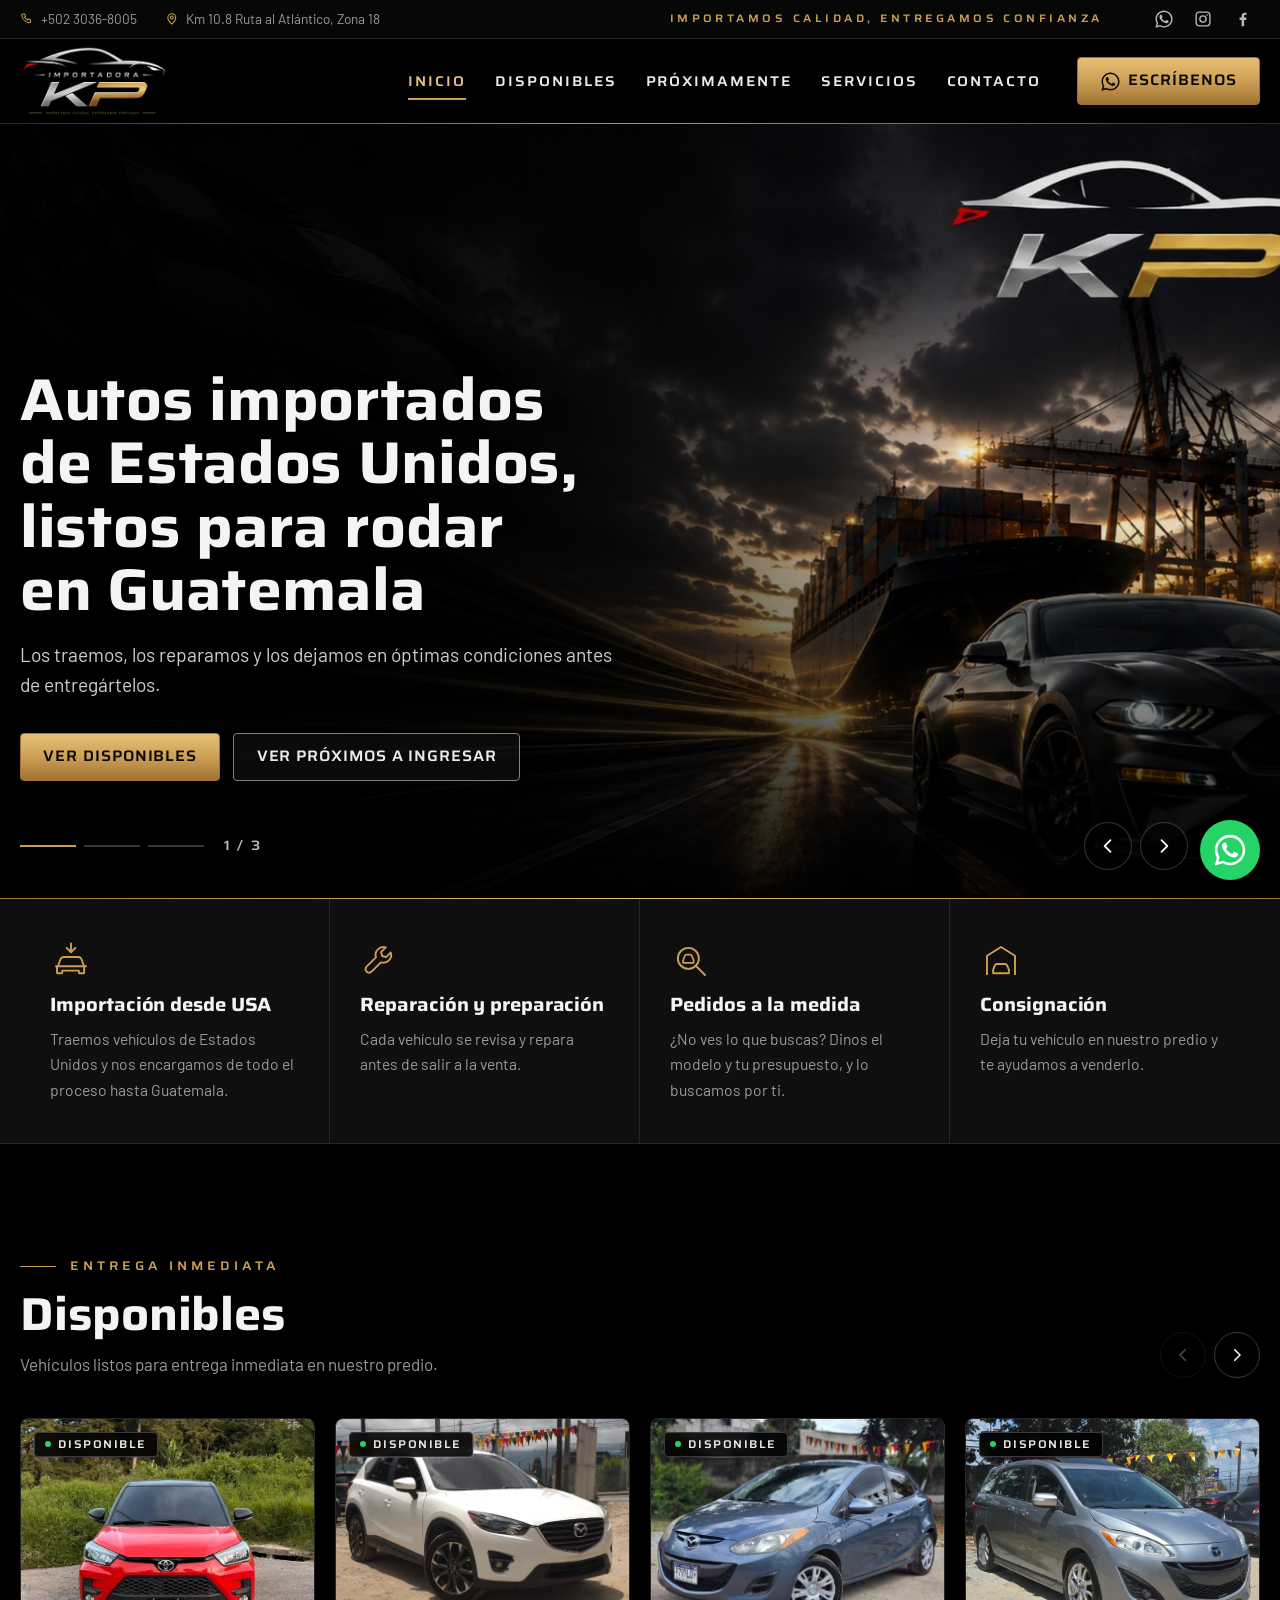
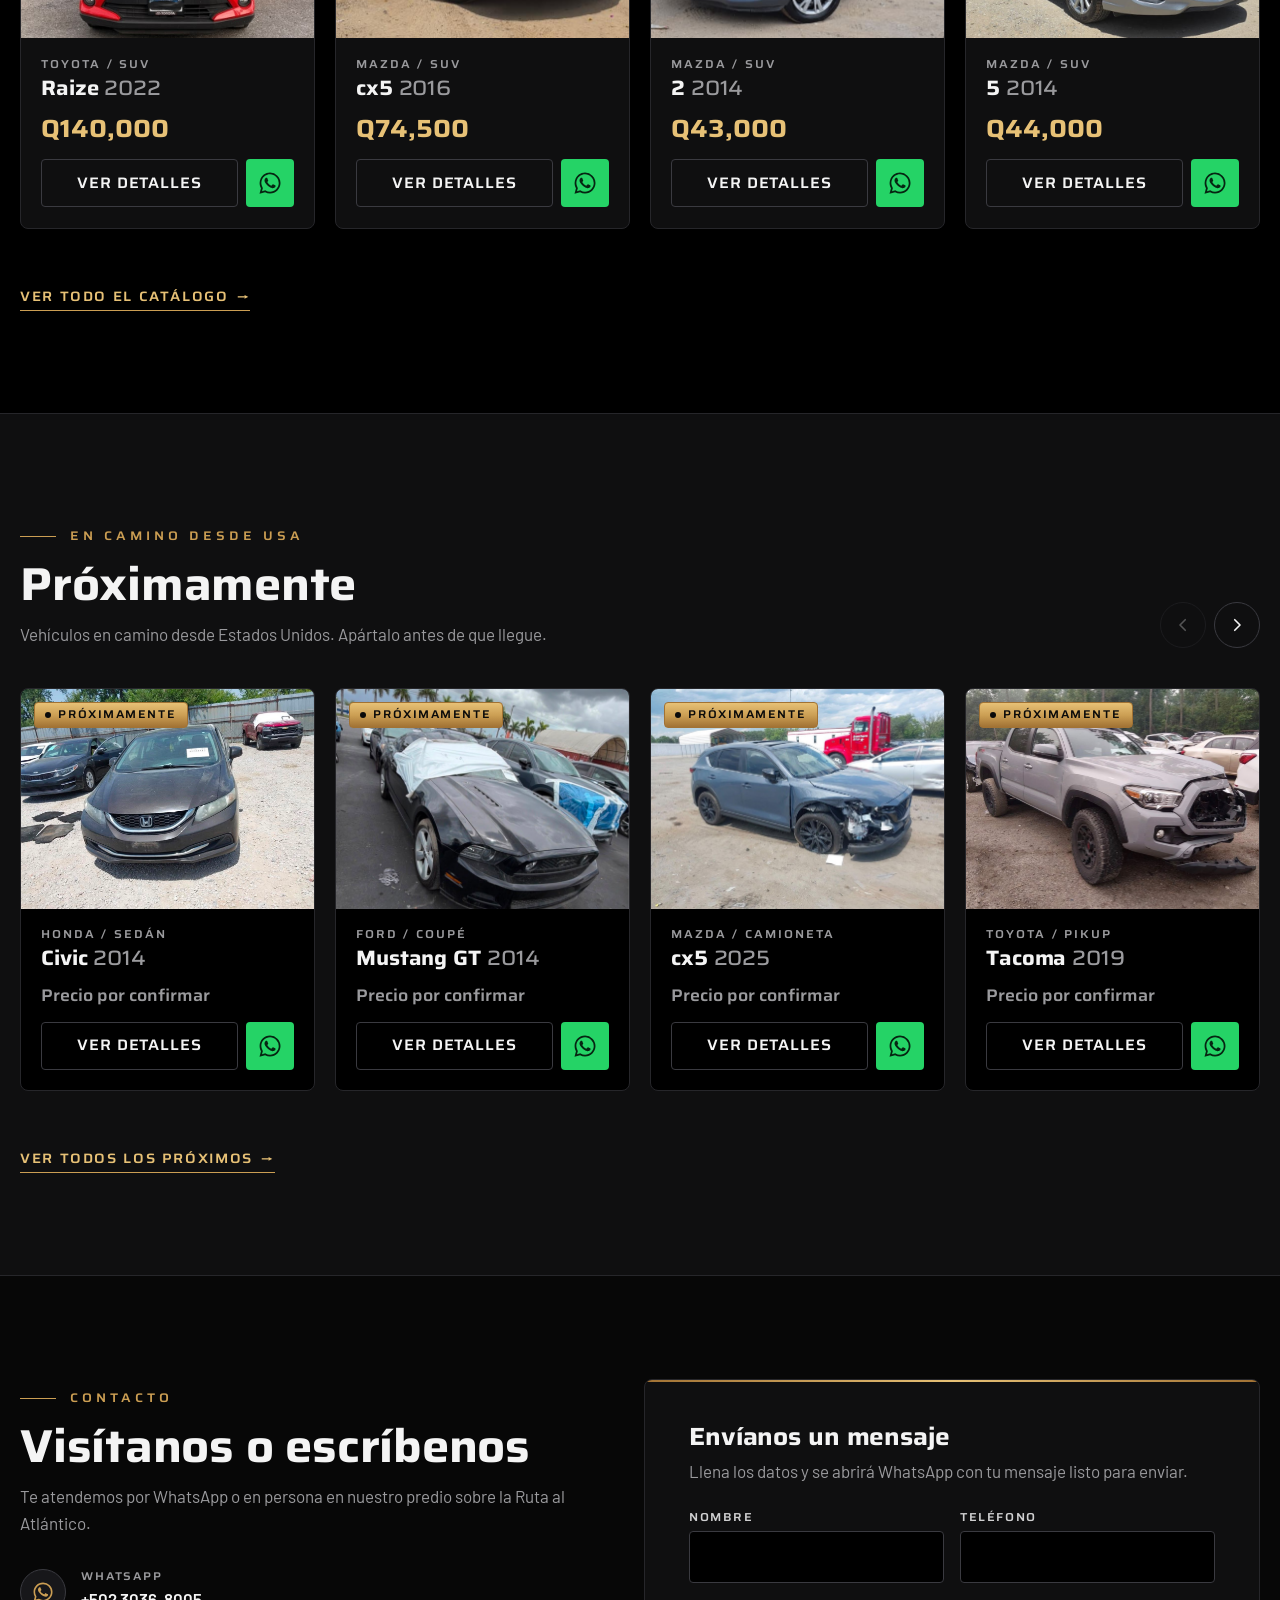
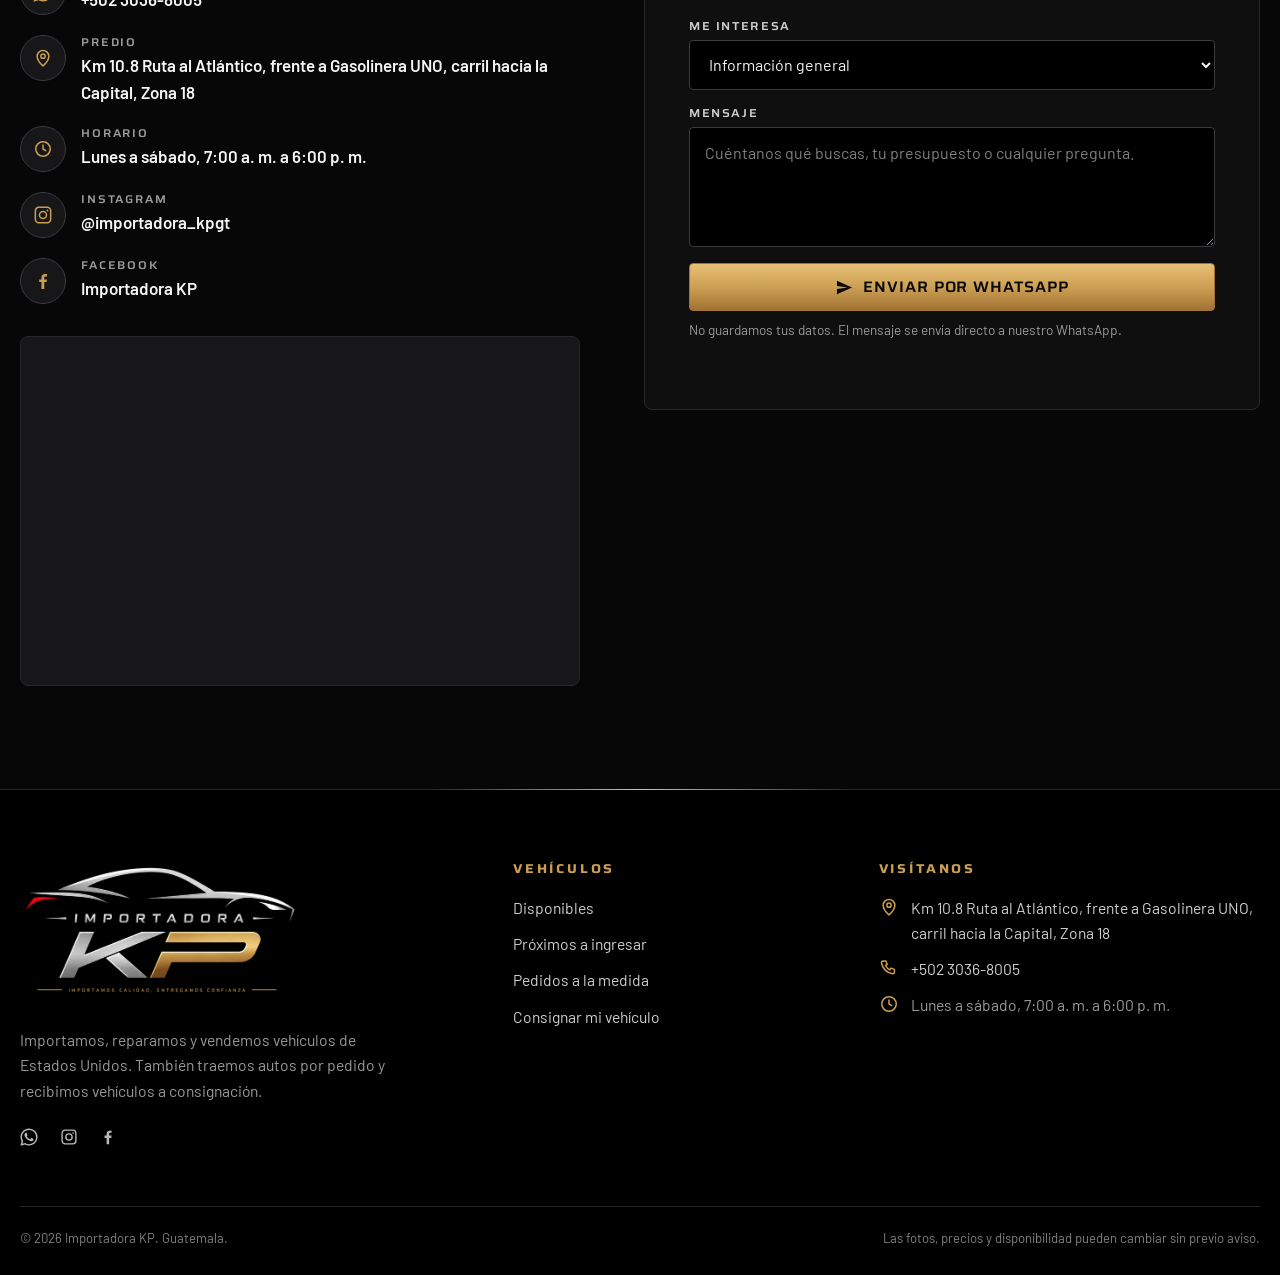
<file: index.html>
<!DOCTYPE html>
<html lang="es">
<head>
  <meta charset="UTF-8">
  <meta name="viewport" content="width=device-width, initial-scale=1">
  <title>Importadora KP | Autos importados de Estados Unidos en Guatemala</title>
  <meta name="description" content="Importamos, reparamos y vendemos vehículos de Estados Unidos. Autos por pedido y consignación en Km 10.8 Ruta al Atlántico, Zona 18, Guatemala.">
  <meta property="og:title" content="Importadora KP">
  <meta property="og:description" content="Autos importados de Estados Unidos, listos para rodar en Guatemala.">
  <meta property="og:type" content="website">
  <meta property="og:image" content="https://www.importadorakp.com/img/marca/og-kp.jpg">
  <meta name="twitter:card" content="summary_large_image">
  <meta name="theme-color" content="#000000">
  <link rel="icon" type="image/png" sizes="32x32" href="img/marca/favicon-32.png">
  <link rel="icon" type="image/png" sizes="48x48" href="img/marca/favicon-48.png">
  <link rel="icon" type="image/png" sizes="192x192" href="img/marca/favicon-192.png">
  <link rel="apple-touch-icon" href="img/marca/apple-touch-icon.png">
  <link rel="preconnect" href="https://fonts.googleapis.com">
  <link rel="preconnect" href="https://fonts.gstatic.com" crossorigin>
  <link href="https://fonts.googleapis.com/css2?family=Saira:wdth,wght@100..125,400..800&family=Barlow:wght@400;500;600&display=swap" rel="stylesheet">
  <link rel="stylesheet" href="css/marca.css">
  <link rel="stylesheet" href="css/styles.css">
</head>
<body data-pagina="inicio">

  <header class="encabezado" id="encabezado"></header>

  <main>
    <!-- Portada con fotos grandes (se edita en data/vehiculos.js → CONFIG.portada) -->
    <section class="portada" id="portada" aria-roledescription="carrusel" aria-label="Destacados">
      <div class="portada__pista" id="portadaPista"></div>
      <div class="portada__controles">
        <div class="contenedor">
          <div class="portada__puntos" id="portadaPuntos"></div>
          <span class="portada__contador" id="portadaContador" aria-live="polite"></span>
          <div class="portada__flechas">
            <button class="portada__flecha" id="portadaAnterior" aria-label="Diapositiva anterior"><svg viewBox="0 0 24 24"><path d="M15 5l-7 7 7 7" fill="none" stroke="currentColor" stroke-width="2.2" stroke-linecap="round" stroke-linejoin="round"/></svg></button>
            <button class="portada__flecha" id="portadaSiguiente" aria-label="Diapositiva siguiente"><svg viewBox="0 0 24 24"><path d="M9 5l7 7-7 7" fill="none" stroke="currentColor" stroke-width="2.2" stroke-linecap="round" stroke-linejoin="round"/></svg></button>
          </div>
        </div>
      </div>
    </section>

    <!-- Servicios -->
    <section class="servicios" id="servicios" aria-labelledby="tituloServicios">
      <h2 class="solo-lectores" id="tituloServicios">Servicios</h2>
      <div class="contenedor servicios__rejilla">
        <a class="servicio" href="catalogo.html">
          <svg viewBox="0 0 48 48" aria-hidden="true"><path d="M6 30h36M9 30l3-8c.6-1.6 2.1-2.6 3.8-2.6h16.4c1.7 0 3.2 1 3.8 2.6l3 8v7a1 1 0 0 1-1 1h-4a1 1 0 0 1-1-1v-2H14v2a1 1 0 0 1-1 1H9a1 1 0 0 1-1-1v-7z" fill="none" stroke="currentColor" stroke-width="2.2" stroke-linejoin="round"/><path d="M24 4v10M19 9l5 5 5-5" fill="none" stroke="currentColor" stroke-width="2.2" stroke-linecap="round" stroke-linejoin="round"/></svg>
          <h3>Importación desde USA</h3>
          <p>Traemos vehículos de Estados Unidos y nos encargamos de todo el proceso hasta Guatemala.</p>
        </a>
        <div class="servicio">
          <svg viewBox="0 0 48 48" aria-hidden="true"><path d="M29.5 8.5a9 9 0 0 0-11.3 11.3L7.5 30.5a4 4 0 1 0 5.7 5.7l10.7-10.7a9 9 0 0 0 11.3-11.3l-5.4 5.4-4.4-1.3-1.3-4.4 5.4-5.4z" fill="none" stroke="currentColor" stroke-width="2.2" stroke-linejoin="round"/></svg>
          <h3>Reparación y preparación</h3>
          <p>Cada vehículo se revisa y repara antes de salir a la venta.</p>
        </div>
        <a class="servicio" id="servicioPedido" href="#" target="_blank" rel="noopener">
          <svg viewBox="0 0 48 48" aria-hidden="true"><circle cx="21" cy="21" r="12" fill="none" stroke="currentColor" stroke-width="2.2"/><path d="M30 30l10 10" stroke="currentColor" stroke-width="2.2" stroke-linecap="round"/><path d="M15 23l2-5c.3-.8 1-1.3 1.9-1.3h4.2c.9 0 1.6.5 1.9 1.3l2 5v3H15z" fill="none" stroke="currentColor" stroke-width="2" stroke-linejoin="round"/></svg>
          <h3>Pedidos a la medida</h3>
          <p>¿No ves lo que buscas? Dinos el modelo y tu presupuesto, y lo buscamos por ti.</p>
        </a>
        <a class="servicio" id="servicioConsigna" href="#" target="_blank" rel="noopener">
          <svg viewBox="0 0 48 48" aria-hidden="true"><path d="M8 40V18l16-10 16 10v22" fill="none" stroke="currentColor" stroke-width="2.2" stroke-linejoin="round"/><path d="M15 34l2-5c.4-1 1.3-1.6 2.3-1.6h9.4c1 0 1.9.6 2.3 1.6l2 5v4H15z" fill="none" stroke="currentColor" stroke-width="2.2" stroke-linejoin="round"/></svg>
          <h3>Consignación</h3>
          <p>Deja tu vehículo en nuestro predio y te ayudamos a venderlo.</p>
        </a>
      </div>
    </section>

    <!-- Disponibles -->
    <section class="seccion" id="disponibles" aria-labelledby="tituloDisponibles">
      <div class="contenedor">
        <div class="seccion__cabeza">
          <div>
            <p class="rotulo rotulo--izq">Entrega inmediata</p>
            <h2 class="seccion__titulo" id="tituloDisponibles">Disponibles</h2>
            <p class="seccion__bajada">Vehículos listos para entrega inmediata en nuestro predio.</p>
          </div>
          <div class="carrusel__flechas" data-carrusel="pistaDisponibles"></div>
        </div>
        <div class="carrusel">
          <div class="carrusel__pista" id="pistaDisponibles" tabindex="0" aria-label="Vehículos disponibles"></div>
        </div>
        <p class="seccion__mas"><a class="enlace-flecha" href="catalogo.html">Ver todo el catálogo</a></p>
      </div>
    </section>

    <!-- Próximamente -->
    <section class="seccion seccion--oscura" id="proximamente" aria-labelledby="tituloProximos">
      <div class="contenedor">
        <div class="seccion__cabeza">
          <div>
            <p class="rotulo rotulo--izq">En camino desde USA</p>
            <h2 class="seccion__titulo" id="tituloProximos">Próximamente</h2>
            <p class="seccion__bajada">Vehículos en camino desde Estados Unidos. Apártalo antes de que llegue.</p>
          </div>
          <div class="carrusel__flechas" data-carrusel="pistaProximos"></div>
        </div>
        <div class="carrusel">
          <div class="carrusel__pista" id="pistaProximos" tabindex="0" aria-label="Vehículos próximos a ingresar"></div>
        </div>
        <p class="seccion__mas"><a class="enlace-flecha" href="catalogo.html?ver=proximamente">Ver todos los próximos</a></p>
      </div>
    </section>

    <!-- Contacto -->
    <section class="seccion seccion--blanca" id="contacto" aria-labelledby="tituloContacto">
      <div class="contenedor contacto__rejilla">
        <div>
          <p class="rotulo rotulo--izq">Contacto</p>
          <h2 class="seccion__titulo" id="tituloContacto">Visítanos o escríbenos</h2>
          <p class="seccion__bajada">Te atendemos por WhatsApp o en persona en nuestro predio sobre la Ruta al Atlántico.</p>
          <ul class="contacto__lista" id="contactoLista"></ul>
          <div class="contacto__mapa" id="contactoMapa"></div>
        </div>

        <form class="formulario" id="formContacto" novalidate>
          <h3>Envíanos un mensaje</h3>
          <p>Llena los datos y se abrirá WhatsApp con tu mensaje listo para enviar.</p>
          <div class="campo__fila">
            <div class="campo">
              <label for="fNombre">Nombre</label>
              <input id="fNombre" name="nombre" type="text" autocomplete="name" required>
              <span class="campo__error" id="eNombre"></span>
            </div>
            <div class="campo">
              <label for="fTelefono">Teléfono</label>
              <input id="fTelefono" name="telefono" type="tel" autocomplete="tel" inputmode="tel">
              <span class="campo__error"></span>
            </div>
          </div>
          <div class="campo">
            <label for="fInteres">Me interesa</label>
            <select id="fInteres" name="interes"></select>
          </div>
          <div class="campo">
            <label for="fMensaje">Mensaje</label>
            <textarea id="fMensaje" name="mensaje" placeholder="Cuéntanos qué buscas, tu presupuesto o cualquier pregunta."></textarea>
          </div>
          <button class="btn btn--oro btn--bloque" type="submit">
            <svg viewBox="0 0 24 24" aria-hidden="true"><path fill="currentColor" d="M2.5 20.5l19-8.5-19-8.5v6.6l13.5 1.9-13.5 1.9z"/></svg>
            Enviar por WhatsApp
          </button>
          <p class="formulario__nota">No guardamos tus datos. El mensaje se envía directo a nuestro WhatsApp.</p>
        </form>
      </div>
    </section>
  </main>

  <footer class="pie" id="pie"></footer>

  <script src="data/vehiculos.js"></script>
  <script src="js/comun.js"></script>
  <script src="js/inicio.js"></script>
  <script src="js/carga.js"></script>
</body>
</html>
</file>
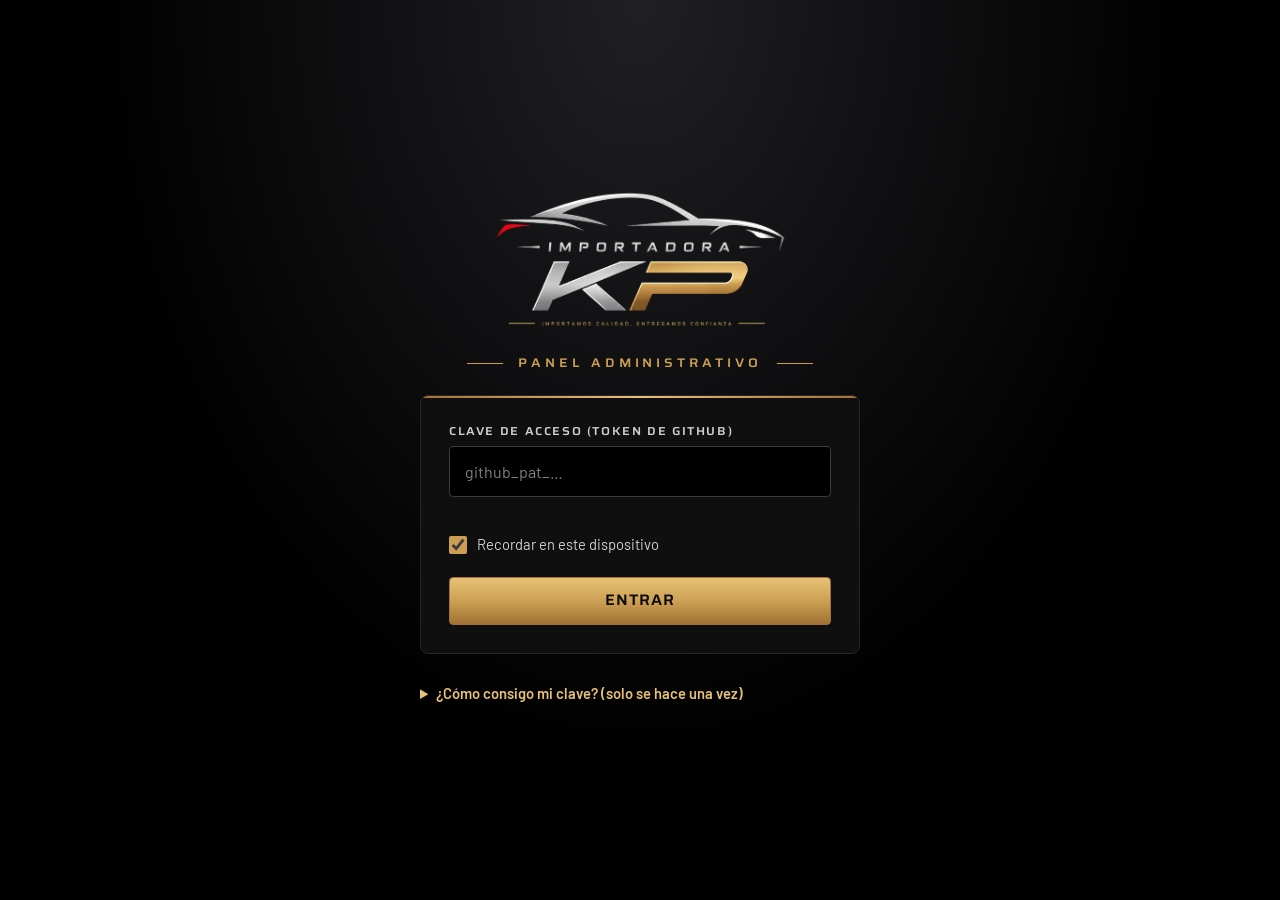
<file: admin.html>
<!DOCTYPE html>
<html lang="es">
<head>
  <meta charset="UTF-8">
  <meta name="viewport" content="width=device-width, initial-scale=1, viewport-fit=cover">
  <meta name="robots" content="noindex, nofollow">
  <title>Panel administrativo | Importadora KP</title>
  <meta name="theme-color" content="#000000">
  <link rel="icon" type="image/png" sizes="32x32" href="img/marca/favicon-32.png">
  <link rel="icon" type="image/png" sizes="192x192" href="img/marca/favicon-192.png">
  <link rel="apple-touch-icon" href="img/marca/apple-touch-icon.png">
  <link rel="preconnect" href="https://fonts.googleapis.com">
  <link rel="preconnect" href="https://fonts.gstatic.com" crossorigin>
  <link href="https://fonts.googleapis.com/css2?family=Saira:wdth,wght@100..125,400..800&family=Barlow:wght@400;500;600&display=swap" rel="stylesheet">
  <link rel="stylesheet" href="css/marca.css">
  <link rel="stylesheet" href="css/styles.css">
  <link rel="stylesheet" href="css/admin.css">
</head>
<body class="admin">

  <!-- ===================== ACCESO ===================== -->
  <section class="acceso" id="pantallaAcceso" hidden>
    <div class="acceso__caja">
      <img class="acceso__logo" src="img/marca/logo-kp-640.png" alt="Importadora KP" width="640" height="311">
      <p class="rotulo">Panel administrativo</p>

      <form id="formAcceso" class="acceso__form" novalidate>
        <div class="campo">
          <label for="aToken">Clave de acceso (token de GitHub)</label>
          <input id="aToken" type="password" autocomplete="current-password" placeholder="github_pat_…" required>
          <span class="campo__error" id="aError" role="alert"></span>
        </div>
        <label class="opcion">
          <input type="checkbox" id="aRecordar" checked>
          <span>Recordar en este dispositivo</span>
        </label>
        <button class="btn btn--oro btn--bloque" type="submit" id="aEntrar">Entrar</button>
      </form>

      <details class="acceso__ayuda">
        <summary>¿Cómo consigo mi clave? (solo se hace una vez)</summary>
        <ol>
          <li>Entra a GitHub con tu cuenta <b>K3V1N01122</b> y abre
            <a href="https://github.com/settings/personal-access-tokens/new" target="_blank" rel="noopener">este enlace para crear un token</a>.</li>
          <li><b>Token name:</b> Panel Importadora KP. <b>Expiration:</b> 1 año (o la que prefieras).</li>
          <li><b>Repository access:</b> "Only select repositories" y elige <b>IMPORTADORA-KP-WEB</b>.</li>
          <li><b>Permissions → Repository permissions → Contents:</b> "Read and write".</li>
          <li>Toca <b>Generate token</b>, copia el código que empieza con <code>github_pat_</code> y pégalo aquí.</li>
        </ol>
        <p>No compartas esta clave: con ella se puede cambiar el sitio. Si la pierdes o sospechas que alguien la tiene, bórrala en GitHub y crea otra.</p>
      </details>
    </div>
  </section>

  <!-- ===================== PANEL ===================== -->
  <div class="panel" id="pantallaPanel" hidden>
    <header class="p-barra">
      <div class="p-barra__fila">
        <a class="p-barra__logo" href="admin.html" aria-label="Panel Importadora KP">
          <img src="img/marca/logo-kp-640.png" alt="Importadora KP" width="640" height="311">
        </a>
        <span class="p-barra__titulo">Panel</span>
        <span class="estado-pill" id="estadoCambios" data-estado="limpio">Todo publicado</span>
        <div class="p-barra__acciones">
          <a class="btn btn--linea btn--chico" href="index.html" target="_blank" rel="noopener" id="verSitio">Ver sitio</a>
          <button class="btn btn--linea btn--chico" type="button" id="descartar" hidden>Descartar</button>
          <button class="btn btn--oro btn--chico" type="button" id="publicar" disabled>Publicar cambios</button>
          <button class="p-icono" type="button" id="salir" aria-label="Cerrar sesión" title="Cerrar sesión">
            <svg viewBox="0 0 24 24" aria-hidden="true"><path d="M15 4h3a2 2 0 0 1 2 2v12a2 2 0 0 1-2 2h-3M10 17l5-5-5-5M15 12H3" fill="none" stroke="currentColor" stroke-width="1.8" stroke-linecap="round" stroke-linejoin="round"/></svg>
          </button>
        </div>
      </div>
      <nav class="p-pestanas" role="tablist" aria-label="Secciones del panel">
        <button role="tab" class="p-pestana" data-seccion="inventario" aria-selected="true">Inventario</button>
        <button role="tab" class="p-pestana" data-seccion="portada" aria-selected="false">Portada</button>
        <button role="tab" class="p-pestana" data-seccion="negocio" aria-selected="false">Datos del negocio</button>
      </nav>
    </header>

    <div class="aviso-borrador" id="avisoBorrador" hidden></div>

    <main class="p-contenido">
      <section id="secInventario" data-panel="inventario"></section>
      <section id="secPortada" data-panel="portada" hidden></section>
      <section id="secNegocio" data-panel="negocio" hidden></section>
    </main>
  </div>

  <!-- Cargando -->
  <div class="p-cargando" id="pantallaCargando">
    <img src="img/marca/logo-kp-640.png" alt="" width="640" height="311">
    <div class="carga__barra"><span></span></div>
    <p id="cargandoTexto">Cargando…</p>
  </div>

  <!-- Editor de vehículo -->
  <dialog class="hoja" id="editor" aria-labelledby="editorTitulo"></dialog>

  <!-- Confirmaciones -->
  <dialog class="confirmar" id="confirmar">
    <form method="dialog">
      <h2 id="confirmarTitulo"></h2>
      <p id="confirmarTexto"></p>
      <div class="confirmar__botones">
        <button class="btn btn--linea" value="no" id="confirmarNo">Cancelar</button>
        <button class="btn btn--oro" value="si" id="confirmarSi">Aceptar</button>
      </div>
    </form>
  </dialog>

  <div class="avisos" id="avisos" aria-live="polite"></div>

  <script src="js/admin/config.js"></script>
  <script src="js/admin/github.js"></script>
  <script src="js/admin/datos.js"></script>
  <script src="js/admin/imagenes.js"></script>
  <script src="js/admin/ui.js"></script>
  <script src="js/admin/inventario.js"></script>
  <script src="js/admin/portada.js"></script>
  <script src="js/admin/negocio.js"></script>
  <script src="js/admin/app.js"></script>
</body>
</html>
</file>
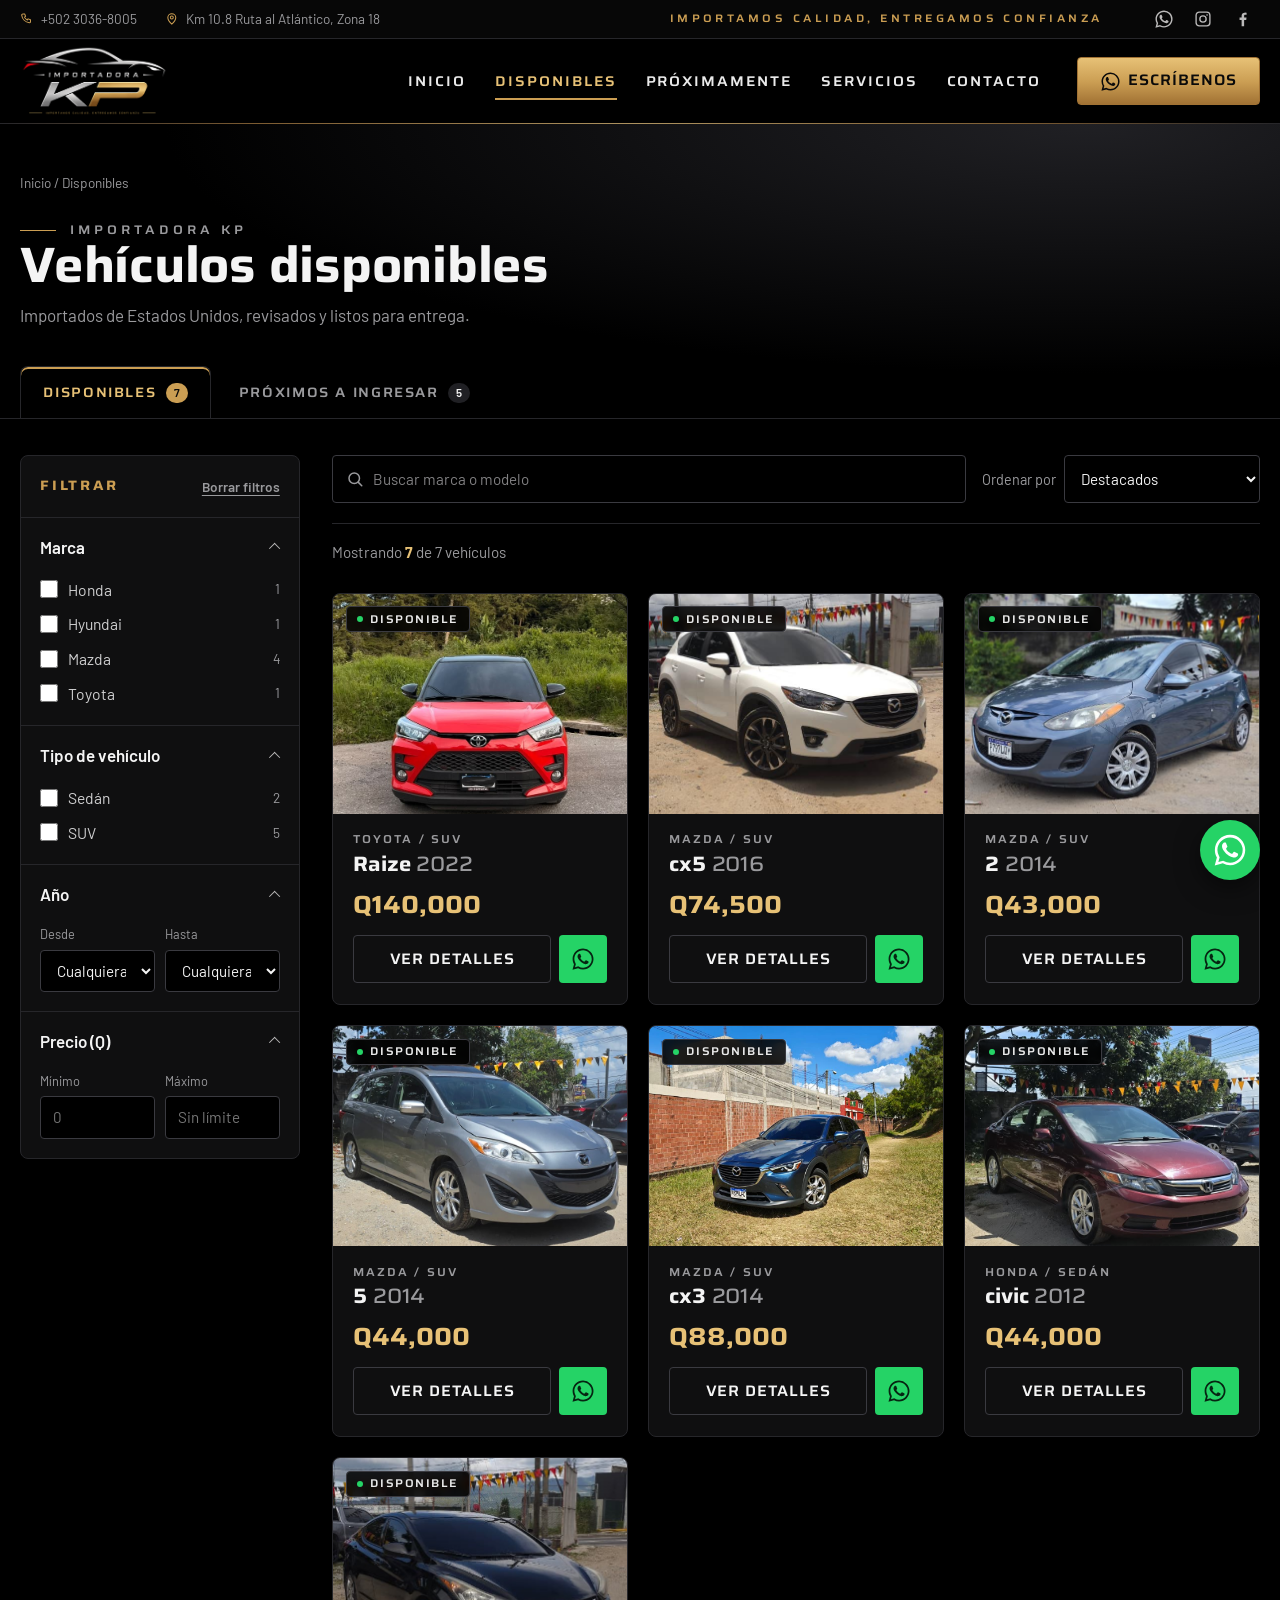
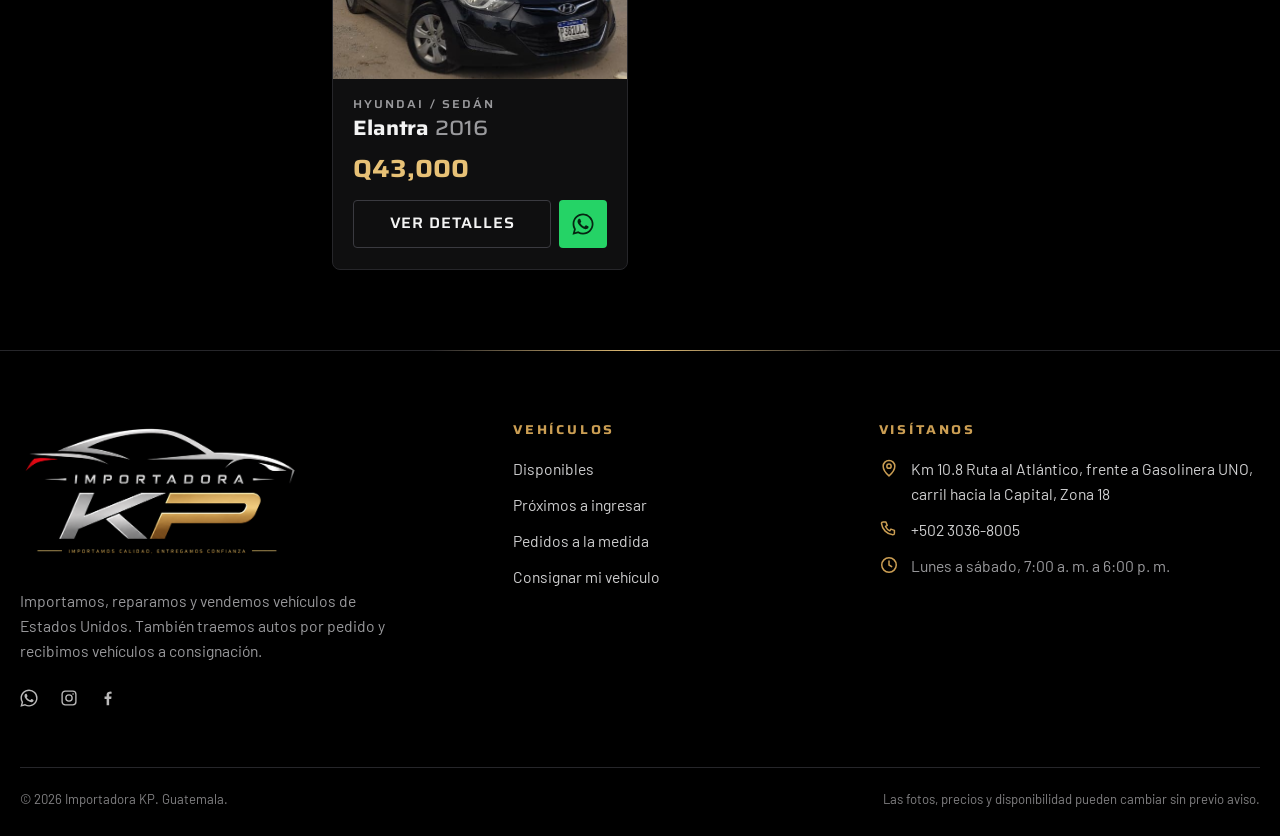
<file: catalogo.html>
<!DOCTYPE html>
<html lang="es">
<head>
  <meta charset="UTF-8">
  <meta name="viewport" content="width=device-width, initial-scale=1">
  <title>Catálogo de vehículos | Importadora KP</title>
  <meta name="description" content="Vehículos importados de Estados Unidos disponibles y próximos a ingresar en Importadora KP, Guatemala.">
  <meta name="theme-color" content="#000000">
  <link rel="icon" type="image/png" sizes="32x32" href="img/marca/favicon-32.png">
  <link rel="icon" type="image/png" sizes="48x48" href="img/marca/favicon-48.png">
  <link rel="icon" type="image/png" sizes="192x192" href="img/marca/favicon-192.png">
  <link rel="apple-touch-icon" href="img/marca/apple-touch-icon.png">
  <link rel="preconnect" href="https://fonts.googleapis.com">
  <link rel="preconnect" href="https://fonts.gstatic.com" crossorigin>
  <link href="https://fonts.googleapis.com/css2?family=Saira:wdth,wght@100..125,400..800&family=Barlow:wght@400;500;600&display=swap" rel="stylesheet">
  <link rel="stylesheet" href="css/marca.css">
  <link rel="stylesheet" href="css/styles.css">
</head>
<body data-pagina="catalogo">

  <header class="encabezado" id="encabezado"></header>

  <main>
    <section class="cabecera-pagina">
      <div class="contenedor">
        <nav class="migas" aria-label="Ruta"><a href="index.html">Inicio</a> / <span id="migaActual">Catálogo</span></nav>
        <p class="rotulo rotulo--izq">Importadora KP</p>
        <h1 id="tituloCatalogo">Vehículos disponibles</h1>
        <p id="bajadaCatalogo">Importados de Estados Unidos, revisados y listos para entrega.</p>
        <div class="pestanas" role="tablist" aria-label="Tipo de inventario">
          <button class="pestana" role="tab" id="tabDisponibles" data-vista="disponibles" aria-controls="resultados">Disponibles <span class="pestana__cuenta" id="cuentaDisponibles"></span></button>
          <button class="pestana" role="tab" id="tabProximos" data-vista="proximamente" aria-controls="resultados">Próximos a ingresar <span class="pestana__cuenta" id="cuentaProximos"></span></button>
        </div>
      </div>
    </section>

    <div class="contenedor catalogo">
      <!-- Filtros -->
      <aside class="filtros" id="filtros" aria-label="Filtros">
        <div class="filtros__cabeza">
          <h2>Filtrar</h2>
          <button class="filtros__limpiar" id="limpiarFiltros" type="button">Borrar filtros</button>
          <button class="filtros__cerrar" id="cerrarFiltros" type="button" aria-label="Cerrar filtros"></button>
        </div>
        <div id="gruposFiltros"></div>
        <div class="filtros__pie">
          <button class="btn btn--oro btn--bloque" id="verResultados" type="button">Ver resultados</button>
        </div>
      </aside>
      <div class="fondo-filtros" id="fondoFiltros"></div>

      <!-- Resultados -->
      <section id="resultados" role="tabpanel" aria-labelledby="tituloCatalogo">
        <div class="resultados__barra">
          <button class="btn btn--linea boton-filtros" id="abrirFiltros" type="button" aria-controls="filtros">
            <svg viewBox="0 0 24 24" aria-hidden="true"><path d="M4 6h16M7 12h10M10 18h4" stroke="currentColor" stroke-width="2" stroke-linecap="round"/></svg>
            Filtros
          </button>
          <div class="busqueda">
            <svg viewBox="0 0 24 24" aria-hidden="true"><circle cx="11" cy="11" r="7" fill="none" stroke="currentColor" stroke-width="2"/><path d="M16.5 16.5L21 21" stroke="currentColor" stroke-width="2" stroke-linecap="round"/></svg>
            <label class="solo-lectores" for="buscar">Buscar por marca o modelo</label>
            <input id="buscar" type="search" placeholder="Buscar marca o modelo" autocomplete="off">
          </div>
          <div class="orden">
            <label for="ordenar">Ordenar por</label>
            <select id="ordenar">
              <option value="destacados">Destacados</option>
              <option value="precio-asc">Precio: menor a mayor</option>
              <option value="precio-desc">Precio: mayor a menor</option>
              <option value="anio-desc">Año: más nuevo</option>
              <option value="anio-asc">Año: más antiguo</option>
            </select>
          </div>
        </div>

        <p class="resultados__cuenta" id="cuentaResultados" aria-live="polite"></p>
        <div class="chips" id="chips"></div>
        <div id="avisoProximos"></div>
        <div class="rejilla" id="rejilla"></div>
      </section>
    </div>
  </main>

  <footer class="pie" id="pie"></footer>

  <script src="data/vehiculos.js"></script>
  <script src="js/comun.js"></script>
  <script src="js/catalogo.js"></script>
</body>
</html>
</file>
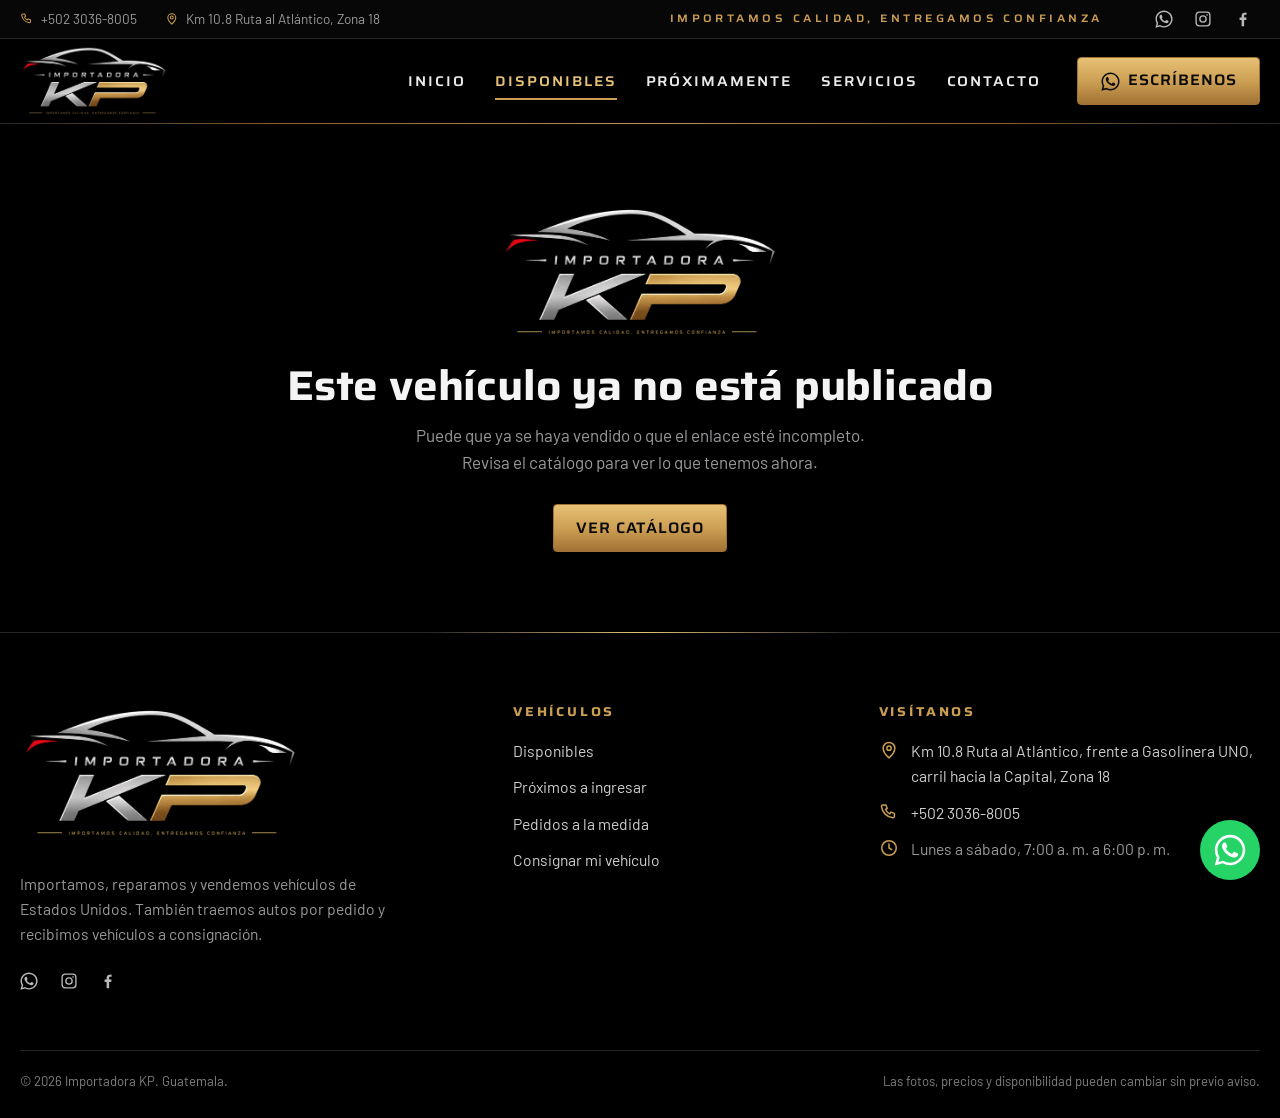
<file: vehiculo.html>
<!DOCTYPE html>
<html lang="es">
<head>
  <meta charset="UTF-8">
  <meta name="viewport" content="width=device-width, initial-scale=1">
  <title>Vehículo | Importadora KP</title>
  <meta name="description" content="Detalle del vehículo en Importadora KP, Guatemala.">
  <meta name="theme-color" content="#000000">
  <link rel="icon" type="image/png" sizes="32x32" href="img/marca/favicon-32.png">
  <link rel="icon" type="image/png" sizes="48x48" href="img/marca/favicon-48.png">
  <link rel="icon" type="image/png" sizes="192x192" href="img/marca/favicon-192.png">
  <link rel="apple-touch-icon" href="img/marca/apple-touch-icon.png">
  <link rel="preconnect" href="https://fonts.googleapis.com">
  <link rel="preconnect" href="https://fonts.gstatic.com" crossorigin>
  <link href="https://fonts.googleapis.com/css2?family=Saira:wdth,wght@100..125,400..800&family=Barlow:wght@400;500;600&display=swap" rel="stylesheet">
  <link rel="stylesheet" href="css/marca.css">
  <link rel="stylesheet" href="css/styles.css">
</head>
<body data-pagina="catalogo">

  <header class="encabezado" id="encabezado"></header>

  <main id="contenido"></main>

  <footer class="pie" id="pie"></footer>

  <script src="data/vehiculos.js"></script>
  <script src="js/comun.js"></script>
  <script src="js/vehiculo.js"></script>
</body>
</html>
</file>
<file: css/marca.css>
/* =============================================================
   IMPORTADORA KP — SISTEMA DE MARCA
   Todos los colores salen del logo oficial (img/logo-kp.png),
   medidos directamente sobre sus píxeles:

     Fondo del logo ............ #000000  negro puro
     Cromo (K, silueta, texto) . #EAEAEA brillo · #BAB9B9 medio · #818082 sombra
     Oro (P, lema, líneas) ..... #E7C176 brillo · #CB9E53 medio · #A17234 sombra
     Rojo (calavera trasera) ... #E20814

   Cambia los colores SOLO aquí; el resto del sitio usa estas
   variables. No inventes colores nuevos fuera de este archivo.
   ============================================================= */

:root {
  /* ---- Colores principales (del logo) ---- */
  --color-primary: #CB9E53;          /* oro de la "P" */
  --color-primary-light: #E7C176;
  --color-primary-dark: #A17234;
  --color-secondary: #BAB9B9;        /* cromo de la "K" */
  --color-secondary-light: #EAEAEA;
  --color-secondary-dark: #818082;
  --color-accent: #E20814;           /* rojo de la calavera: solo en detalles pequeños */

  /* ---- Neutros derivados del fondo negro del logo ---- */
  --color-background: #000000;
  --color-background-alt: #070707;
  --color-surface: #0F0F10;
  --color-surface-2: #17171A;
  --color-surface-3: #202024;
  --color-border: #26262A;
  --color-border-strong: #3A3A40;

  /* ---- Texto ---- */
  --color-text: #F4F4F4;
  --color-text-soft: #CFCFD0;
  --color-muted: #9A9A9D;
  --color-on-primary: #0A0A0A;       /* texto sobre botones dorados */

  /* ---- Estados ---- */
  --color-success: #25D366;          /* WhatsApp: se mantiene por reconocimiento */
  --color-success-hover: #1FB857;
  --color-error: #FF5A5F;            /* derivado del rojo del logo, aclarado para leerse sobre negro */

  /* ---- Degradados metálicos (solo donde tienen sentido) ---- */
  --grad-oro: linear-gradient(180deg, #E7C176 0%, #CB9E53 52%, #A17234 100%);
  --grad-oro-h: linear-gradient(90deg, #A17234 0%, #E7C176 50%, #A17234 100%);
  --grad-cromo: linear-gradient(180deg, #FFFFFF 0%, #EAEAEA 30%, #BAB9B9 58%, #818082 100%);
  --grad-negro: linear-gradient(180deg, #111112 0%, #000000 100%);

  /* ---- Transparencias de marca ---- */
  --oro-10: rgba(203, 158, 83, .10);
  --oro-25: rgba(203, 158, 83, .25);
  --negro-55: rgba(0, 0, 0, .55);
  --negro-85: rgba(0, 0, 0, .85);

  /* ---- Tipografía ----
     Títulos: Saira expandida, de la misma familia visual que
     las letras anchas de "IMPORTADORA" y del lema del logo.
     Texto: Barlow, legible y neutra. */
  --fuente-titulo: "Saira", "Eurostile", "Segoe UI", sans-serif;
  --fuente-texto: "Barlow", "Segoe UI", Roboto, Helvetica, Arial, sans-serif;
  --ancho-titulo: 112%;              /* ancho de Saira (100% = normal, 125% = máximo) */
  --espaciado-marca: .32em;          /* espaciado de letras como "I M P O R T A D O R A" */

  /* ---- Medidas ---- */
  --ancho: 1240px;
  --radio: 8px;
  --radio-sm: 4px;
  --alto-barra: 84px;
  --sombra: 0 18px 40px rgba(0, 0, 0, .55);
}

/* ---------- Componentes de marca reutilizables ---------- */

/* Rótulo con líneas doradas a los lados, igual que el lema del logo:
   ——— IMPORTAMOS CALIDAD, ENTREGAMOS CONFIANZA ——— */
.rotulo {
  display: inline-flex; align-items: center; gap: .9rem;
  font: 600 .78rem/1.2 var(--fuente-titulo);
  font-stretch: 118%;
  letter-spacing: var(--espaciado-marca);
  text-transform: uppercase;
  color: var(--color-primary);
  margin: 0 0 1rem;
}
.rotulo::before, .rotulo::after {
  content: ""; width: 2.25rem; height: 1px; background: var(--color-primary);
}
.rotulo--izq::after { display: none; }
.rotulo--cromo { color: var(--color-secondary); }
.rotulo--cromo::before, .rotulo--cromo::after { background: var(--color-secondary); }

/* Texto metálico (para palabras destacadas) */
.texto-oro {
  background: var(--grad-oro);
  -webkit-background-clip: text; background-clip: text; color: transparent;
}
.texto-cromo {
  background: var(--grad-cromo);
  -webkit-background-clip: text; background-clip: text; color: transparent;
}

/* Línea de acento: trazo cromo con remate rojo, como la silueta del logo */
.linea-marca {
  display: block; height: 2px; width: 72px; margin-top: 1rem;
  background: linear-gradient(90deg, var(--color-accent) 0 14px, var(--color-secondary) 14px 100%);
}

/* Logo oficial. Nunca se estira: solo se define la altura. */
.logo-kp { display: block; height: 100%; width: auto; max-width: 100%; object-fit: contain; }
</file>
<file: css/styles.css>
/* =============================================================
   IMPORTADORA KP — ESTILOS DEL SITIO
   Colores, tipografía y degradados vienen de css/marca.css.
   Aquí solo se usan las variables; no escribas colores sueltos.
   ============================================================= */

*, *::before, *::after { box-sizing: border-box; }

html { scroll-behavior: smooth; scroll-padding-top: calc(var(--alto-barra) + 12px); background: var(--color-background); }

body {
  margin: 0;
  font-family: var(--fuente-texto);
  font-size: 1.0625rem;
  line-height: 1.6;
  color: var(--color-text);
  background: var(--color-background);
  -webkit-font-smoothing: antialiased;
}
body.sin-scroll { overflow: hidden; }

img { max-width: 100%; display: block; }
[hidden] { display: none !important; }
a { color: inherit; }
svg { width: 1em; height: 1em; flex-shrink: 0; }

h1, h2, h3 {
  font-family: var(--fuente-titulo);
  font-stretch: var(--ancho-titulo);
  font-weight: 700;
  line-height: 1.08;
  letter-spacing: -0.005em;
  margin: 0;
  text-wrap: balance;
}

::selection { background: var(--color-primary); color: var(--color-on-primary); }
:focus-visible { outline: 2px solid var(--color-primary-light); outline-offset: 3px; border-radius: 2px; }

.contenedor { width: min(100% - 2.5rem, var(--ancho)); margin-inline: auto; }

.solo-lectores {
  position: absolute; width: 1px; height: 1px; overflow: hidden;
  clip: rect(0 0 0 0); white-space: nowrap;
}

/* ---------- Botones ---------- */

.btn {
  display: inline-flex; align-items: center; justify-content: center; gap: .55rem;
  min-height: 48px; padding: .7rem 1.4rem;
  font: 600 .95rem/1 var(--fuente-titulo); font-stretch: 110%;
  letter-spacing: .06em; text-transform: uppercase;
  text-decoration: none; border-radius: var(--radio-sm);
  border: 1px solid transparent; cursor: pointer;
  transition: background-color .2s, color .2s, border-color .2s, box-shadow .2s, filter .2s;
}
.btn svg { width: 1.25em; height: 1.25em; }
.btn--oro { background: var(--grad-oro); color: var(--color-on-primary); border-color: var(--color-primary-dark); }
.btn--oro:hover { filter: brightness(1.08); box-shadow: 0 6px 22px var(--oro-25); }
.btn--linea { background: transparent; border-color: var(--color-border-strong); color: var(--color-text); }
.btn--linea:hover { border-color: var(--color-primary); color: var(--color-primary-light); }
.btn--cromo { background: rgba(255,255,255,.04); border-color: var(--color-secondary-dark); color: var(--color-secondary-light); backdrop-filter: blur(4px); }
.btn--cromo:hover { background: var(--color-secondary-light); color: var(--color-background); border-color: var(--color-secondary-light); }
.btn--wa { background: var(--color-success); color: #062512; }
.btn--wa:hover { background: var(--color-success-hover); }
.btn--icono { width: 48px; padding: 0; }
.btn--icono svg { width: 1.45em; height: 1.45em; }
.btn--bloque { width: 100%; }

/* ---------- Logo ---------- */

.logo { display: inline-flex; align-items: center; text-decoration: none; height: 72px; }
.logo img { height: 100%; width: auto; }
.logo__texto { display: none; }
.logo--texto .logo__texto {
  display: inline-block;
  font: 700 1.6rem/1 var(--fuente-titulo); font-stretch: 125%; letter-spacing: .04em;
  background: var(--grad-cromo);
  -webkit-background-clip: text; background-clip: text; color: transparent;
}
.logo--texto .logo__texto b {
  background: var(--grad-oro);
  -webkit-background-clip: text; background-clip: text; color: transparent;
}

/* ---------- Encabezado ---------- */

.encabezado { position: sticky; top: 0; z-index: 50; }

.franja { background: var(--color-background-alt); color: var(--color-muted); font-size: .85rem; border-bottom: 1px solid var(--color-border); }
.franja__fila { display: flex; align-items: center; gap: 1.75rem; min-height: 38px; }
.franja__dato { display: inline-flex; align-items: center; gap: .45rem; text-decoration: none; }
.franja__dato:hover { color: var(--color-primary-light); }
.franja__dato svg { color: var(--color-primary); }
.franja__lema {
  margin-left: auto; font: 600 .68rem/1 var(--fuente-titulo); font-stretch: 118%;
  letter-spacing: var(--espaciado-marca); text-transform: uppercase; color: var(--color-primary);
}
.redes { display: flex; gap: .35rem; }
.redes a {
  display: grid; place-items: center; width: 34px; height: 34px;
  color: var(--color-secondary); border-radius: 50%; text-decoration: none;
  transition: color .2s;
}
.redes a:hover { color: var(--color-primary-light); }
.redes svg { width: 18px; height: 18px; }
.redes--franja { margin-left: 1rem; }

.barra { background: var(--color-background); border-bottom: 1px solid var(--color-border); position: relative; }
/* hilo dorado bajo la barra, como las líneas del lema */
.barra::after {
  content: ""; position: absolute; left: 0; right: 0; bottom: -1px; height: 1px;
  background: linear-gradient(90deg, transparent, var(--color-primary-dark) 20%, var(--color-primary-light) 50%, var(--color-primary-dark) 80%, transparent);
  opacity: .7;
}
.barra__fila { display: flex; align-items: center; justify-content: space-between; min-height: var(--alto-barra); gap: 2rem; }

.nav { display: flex; align-items: center; gap: 2.25rem; }
.nav ul { display: flex; gap: 1.8rem; list-style: none; margin: 0; padding: 0; }
.nav ul a {
  position: relative; display: block; padding: .5rem 0;
  font: 600 .88rem/1 var(--fuente-titulo); font-stretch: 115%;
  letter-spacing: .14em; text-transform: uppercase;
  color: var(--color-secondary-light); text-decoration: none; transition: color .2s;
}
.nav ul a::after {
  content: ""; position: absolute; left: 0; right: 0; bottom: -4px; height: 2px;
  background: var(--color-primary); transform: scaleX(0); transform-origin: left; transition: transform .25s;
}
.nav ul a:hover { color: var(--color-text); }
.nav ul a:hover::after, .nav ul a[aria-current="page"]::after { transform: scaleX(1); }
.nav ul a[aria-current="page"] { color: var(--color-primary-light); }

.barra__menu {
  display: none; width: 48px; height: 48px; border: 1px solid var(--color-border-strong);
  background: transparent; color: var(--color-text); border-radius: var(--radio-sm); cursor: pointer;
}
.barra__menu svg { width: 24px; height: 24px; }

/* ---------- Pantalla de carga (solo inicio, una vez por visita) ---------- */

.carga {
  position: fixed; inset: 0; z-index: 200;
  display: grid; place-items: center; background: var(--color-background);
  transition: opacity .6s ease, visibility .6s;
}
.carga--fuera { opacity: 0; visibility: hidden; }
.carga__caja { display: grid; justify-items: center; gap: 1.75rem; width: min(78vw, 440px); }
.carga__caja img { width: 100%; height: auto; animation: carga-entra .9s cubic-bezier(.2,.7,.2,1) both; }
.carga__barra { width: 60%; height: 1px; background: var(--color-border); overflow: hidden; }
.carga__barra span { display: block; height: 100%; width: 40%; background: var(--grad-oro-h); animation: carga-barra 1.1s ease-in-out infinite; }
@keyframes carga-entra { from { opacity: 0; transform: translateY(10px); } to { opacity: 1; transform: none; } }
@keyframes carga-barra { from { transform: translateX(-100%); } to { transform: translateX(250%); } }

/* ---------- Portada (slider) ---------- */

.portada { position: relative; background: var(--color-background); color: var(--color-text); overflow: hidden; }
.portada__pista { position: relative; height: clamp(560px, 86vh, 820px); }

/* Cada diapositiva espera a la derecha y entra deslizándose */
.diapositiva {
  position: absolute; inset: 0; display: flex; align-items: flex-end;
  transform: translateX(100%); visibility: hidden;
  transition: transform 1s cubic-bezier(.77, 0, .18, 1), visibility 1s;
}
.diapositiva.es-activa { transform: translateX(0); visibility: visible; }
.diapositiva.es-saliente { transform: translateX(-100%); visibility: visible; }
.portada--atras .diapositiva { transform: translateX(-100%); }
.portada--atras .diapositiva.es-activa { transform: translateX(0); }
.portada--atras .diapositiva.es-saliente { transform: translateX(100%); }

.diapositiva__fondo { position: absolute; inset: 0; overflow: hidden; }
.diapositiva__fondo img { width: 100%; height: 100%; object-fit: cover; }
.diapositiva.es-activa .diapositiva__fondo img { animation: acercar calc(var(--duracion, 6s) + 1.5s) ease-out forwards; }
@keyframes acercar { from { transform: scale(1); } to { transform: scale(1.1); } }

.diapositiva__fondo .foto-vacia { background: radial-gradient(ellipse at 70% 40%, var(--color-surface-3) 0%, var(--color-background) 70%); }
.diapositiva__fondo .foto-vacia span { display: none; }
.diapositiva::after {
  content: ""; position: absolute; inset: 0;
  background:
    linear-gradient(90deg, rgba(0,0,0,.94) 0%, rgba(0,0,0,.72) 40%, rgba(0,0,0,.08) 76%),
    linear-gradient(0deg, rgba(0,0,0,.9) 0%, rgba(0,0,0,0) 48%);
}
.diapositiva__texto { position: relative; z-index: 2; padding-bottom: clamp(6rem, 13vh, 8.5rem); }
.diapositiva__texto > * { max-width: 720px; }
.diapositiva__logo { width: clamp(190px, 22vw, 290px); height: auto; margin: 0 0 1.4rem -6px; }
.diapositiva__texto h1, .diapositiva__texto h2 { font-size: clamp(2.1rem, 4.6vw, 3.9rem); }
.diapositiva__texto p { font-size: clamp(1.05rem, 1.5vw, 1.2rem); color: var(--color-text-soft); max-width: 54ch; margin: 1.1rem 0 2rem; }
.diapositiva__botones { display: flex; flex-wrap: wrap; gap: .8rem; }

.diapositiva.es-activa .diapositiva__texto > * { animation: entrar .8s cubic-bezier(.2,.7,.2,1) both; animation-delay: .5s; }
.diapositiva.es-activa .diapositiva__texto > :nth-child(2) { animation-delay: .62s; }
.diapositiva.es-activa .diapositiva__texto > :nth-child(3) { animation-delay: .74s; }
.diapositiva.es-activa .diapositiva__texto > :nth-child(4) { animation-delay: .86s; }
@keyframes entrar { from { opacity: 0; transform: translateY(26px); } to { opacity: 1; transform: none; } }

.portada__controles { position: absolute; z-index: 3; left: 0; right: 0; bottom: 1.75rem; }
.portada__controles .contenedor { display: flex; align-items: center; gap: 1.25rem; }
.portada__puntos { display: flex; gap: .5rem; }
.portada__punto { position: relative; width: 56px; height: 20px; padding: 0; border: 0; background: none; cursor: pointer; }
.portada__punto::before { content: ""; position: absolute; left: 0; right: 0; top: 9px; height: 2px; background: rgba(255,255,255,.22); }
.portada__punto span { position: absolute; left: 0; top: 9px; height: 2px; width: 0; background: var(--color-primary); }
.portada__punto.es-activo span { animation: progreso var(--duracion, 6s) linear forwards; }
.portada.en-pausa .portada__punto.es-activo span { animation-play-state: paused; }
@keyframes progreso { to { width: 100%; } }
.portada__contador { font: 600 .85rem/1 var(--fuente-titulo); font-stretch: 115%; color: var(--color-secondary); letter-spacing: .12em; }
.portada__flechas { margin-left: auto; display: flex; gap: .5rem; }
.portada__flecha {
  width: 48px; height: 48px; display: grid; place-items: center;
  background: var(--negro-55); color: var(--color-text); border: 1px solid rgba(255,255,255,.2);
  border-radius: 50%; cursor: pointer; transition: border-color .2s, color .2s;
}
.portada__flecha:hover { border-color: var(--color-primary); color: var(--color-primary-light); }
.portada__flecha svg { width: 20px; height: 20px; }
@media (max-width: 1400px) { .portada__flechas { margin-right: 4.5rem; } }

/* ---------- Secciones ---------- */

.seccion { padding: clamp(4.5rem, 8vw, 7rem) 0; background: var(--color-background); }
.seccion--oscura { background: var(--color-surface); border-block: 1px solid var(--color-border); }
.seccion--blanca { background: var(--color-background-alt); }

.seccion__cabeza { display: flex; align-items: flex-end; justify-content: space-between; gap: 1.5rem; margin-bottom: 2.5rem; flex-wrap: wrap; }
.seccion__titulo { font-size: clamp(1.9rem, 3.6vw, 2.9rem); }
.seccion__bajada { color: var(--color-muted); margin: .7rem 0 0; max-width: 60ch; }

.enlace-flecha {
  display: inline-flex; align-items: center; gap: .5rem;
  font: 600 .85rem/1 var(--fuente-titulo); font-stretch: 115%; letter-spacing: .12em; text-transform: uppercase;
  color: var(--color-primary-light); text-decoration: none; border-bottom: 1px solid var(--color-primary); padding-bottom: 6px;
}
.enlace-flecha::after { content: "→"; transition: transform .2s; }
.enlace-flecha:hover::after { transform: translateX(4px); }

.seccion__mas { margin: 2.25rem 0 0; }

/* ---------- Servicios ---------- */

.servicios { background: var(--color-surface); border-bottom: 1px solid var(--color-border); position: relative; }
.servicios::before {
  content: ""; position: absolute; top: 0; left: 0; right: 0; height: 1px;
  background: var(--grad-oro-h);
}
.servicios__rejilla { display: grid; grid-template-columns: repeat(4, 1fr); }
.servicio {
  display: flex; flex-direction: column; gap: .75rem;
  padding: 2.6rem 1.9rem; border-right: 1px solid var(--color-border); text-decoration: none;
  transition: background-color .25s;
}
.servicio:last-child { border-right: 0; }
.servicio svg { width: 42px; height: 42px; color: var(--color-primary); }
.servicio h3 { font-size: 1.2rem; }
.servicio p { margin: 0; color: var(--color-muted); font-size: .98rem; }
a.servicio:hover { background: var(--color-surface-2); }
a.servicio:hover h3 { color: var(--color-primary-light); }

/* ---------- Carrusel de fichas (inicio) ---------- */

.carrusel { position: relative; }
.carrusel__pista {
  display: grid; grid-auto-flow: column; grid-auto-columns: calc((100% - 3 * 1.25rem) / 4);
  gap: 1.25rem; overflow-x: auto; scroll-snap-type: x mandatory;
  padding-bottom: 1rem; scrollbar-width: thin; scrollbar-color: var(--color-border-strong) transparent;
}
.carrusel__pista > * { scroll-snap-align: start; }
.carrusel__flechas { display: flex; gap: .5rem; }
.carrusel__flecha {
  width: 46px; height: 46px; display: grid; place-items: center; cursor: pointer;
  background: transparent; border: 1px solid var(--color-border-strong); border-radius: 50%; color: var(--color-text);
  transition: background-color .2s, border-color .2s, color .2s;
}
.carrusel__flecha:hover { background: var(--color-primary); border-color: var(--color-primary); color: var(--color-on-primary); }
.carrusel__flecha svg { width: 18px; height: 18px; }
.carrusel__flecha:disabled { opacity: .3; pointer-events: none; }

/* ---------- Ficha de vehículo ---------- */

.ficha {
  display: flex; flex-direction: column; background: var(--color-surface);
  border: 1px solid var(--color-border); border-radius: var(--radio); overflow: hidden;
  color: var(--color-text); transition: border-color .25s, transform .25s, box-shadow .25s;
}
.seccion--oscura .ficha { background: var(--color-background); }
.ficha:hover { border-color: var(--color-primary-dark); transform: translateY(-3px); box-shadow: var(--sombra); }
.ficha__foto { position: relative; display: block; text-decoration: none; aspect-ratio: 4 / 3; background: var(--color-surface-2); overflow: hidden; }
.ficha__foto img { width: 100%; height: 100%; object-fit: cover; transition: transform .5s ease; }
.ficha:hover .ficha__foto img { transform: scale(1.04); }

/* Badges de estado */
.ficha__estado, .resumen__estado {
  display: inline-flex; align-items: center; gap: .45rem;
  padding: .4rem .65rem; border-radius: var(--radio-sm);
  font: 600 .7rem/1 var(--fuente-titulo); font-stretch: 115%; letter-spacing: .14em; text-transform: uppercase;
  background: var(--negro-85); color: var(--color-secondary-light); border: 1px solid var(--color-border-strong);
}
.ficha__estado { position: absolute; top: .8rem; left: .8rem; backdrop-filter: blur(4px); }
.ficha__estado::before, .resumen__estado::before {
  content: ""; width: 6px; height: 6px; border-radius: 50%; background: var(--color-success);
}
.ficha--proximo .ficha__estado, .resumen__estado--proximo { background: var(--grad-oro); color: var(--color-on-primary); border-color: var(--color-primary-dark); }
.ficha--proximo .ficha__estado::before, .resumen__estado--proximo::before { background: var(--color-on-primary); }

.ficha__cuerpo { display: flex; flex-direction: column; flex: 1; padding: 1.2rem 1.25rem 1.3rem; }
.ficha__marca {
  margin: 0 0 .35rem; font: 600 .72rem/1.2 var(--fuente-titulo); font-stretch: 115%;
  letter-spacing: .18em; text-transform: uppercase; color: var(--color-muted);
}
.ficha__nombre { font-size: 1.3rem; }
.ficha__nombre a { text-decoration: none; }
.ficha__nombre a:hover { color: var(--color-primary-light); }
.ficha__nombre span { color: var(--color-muted); font-weight: 500; }
.ficha__datos { display: flex; flex-wrap: wrap; gap: .35rem; list-style: none; padding: 0; margin: .8rem 0 0; }
.ficha__datos li { font-size: .82rem; padding: .22rem .6rem; background: var(--color-surface-2); border: 1px solid var(--color-border); border-radius: var(--radio-sm); color: var(--color-text-soft); }
.seccion--oscura .ficha__datos li { background: var(--color-surface); }
.ficha__precio {
  margin: auto 0 0; padding-top: 1.1rem;
  font: 700 1.55rem/1 var(--fuente-titulo); font-stretch: var(--ancho-titulo);
  color: var(--color-primary-light);
}
.ficha__precio--pendiente { font-size: 1.05rem; color: var(--color-muted); font-weight: 600; }
.ficha__acciones { display: flex; gap: .5rem; margin-top: 1.1rem; }
.ficha__acciones .btn--linea { flex: 1; }

/* Foto faltante: se muestra el logo oficial */
.foto-vacia {
  width: 100%; height: 100%; display: flex; flex-direction: column; align-items: center; justify-content: center; gap: .9rem;
  background: radial-gradient(ellipse at 50% 40%, var(--color-surface-3) 0%, var(--color-background) 75%);
}
.foto-vacia img { width: 58%; height: auto; }
.foto-vacia span {
  font: 600 .68rem/1 var(--fuente-titulo); font-stretch: 118%; letter-spacing: var(--espaciado-marca);
  text-transform: uppercase; color: var(--color-muted);
}
.galeria__miniatura .foto-vacia span { display: none; }
.galeria__miniatura .foto-vacia img { width: 80%; }

/* Estado vacío (con logo) */
.vacio {
  grid-column: 1 / -1; padding: 3.25rem 1.5rem; text-align: center;
  border: 1px dashed var(--color-border-strong); border-radius: var(--radio); background: var(--color-surface);
}
.seccion--oscura .vacio { background: var(--color-background); }
.vacio__logo { width: min(220px, 60%); height: auto; margin: 0 auto 1.5rem; }
.vacio h3 { font-size: 1.45rem; margin-bottom: .6rem; }
.vacio p { color: var(--color-muted); margin: 0 auto 1.4rem; max-width: 48ch; }
.vacio__botones { display: flex; gap: .6rem; justify-content: center; flex-wrap: wrap; }

/* ---------- Contacto ---------- */

.contacto__rejilla { display: grid; grid-template-columns: 1fr 1.1fr; gap: clamp(2rem, 5vw, 4.5rem); align-items: start; }
.contacto__lista { list-style: none; padding: 0; margin: 2rem 0; display: grid; gap: 1.25rem; }
.contacto__lista li { display: grid; grid-template-columns: 46px 1fr; gap: .95rem; align-items: start; }
.contacto__icono { display: grid; place-items: center; width: 46px; height: 46px; border-radius: 50%; background: var(--color-surface-2); border: 1px solid var(--color-border-strong); color: var(--color-primary); }
.contacto__icono svg { width: 20px; height: 20px; }
.contacto__lista strong {
  display: block; margin-bottom: .15rem;
  font: 600 .7rem/1.3 var(--fuente-titulo); font-stretch: 115%; letter-spacing: .16em; text-transform: uppercase; color: var(--color-muted);
}
.contacto__lista a, .contacto__lista span { font-weight: 600; text-decoration: none; }
.contacto__lista a:hover { color: var(--color-primary-light); }
.contacto__mapa { border: 1px solid var(--color-border); border-radius: var(--radio); overflow: hidden; aspect-ratio: 16 / 10; background: var(--color-surface-2); }
.contacto__mapa iframe { width: 100%; height: 100%; border: 0; display: block; filter: grayscale(.35) contrast(1.05); }

.formulario {
  position: relative; background: var(--color-surface); border: 1px solid var(--color-border);
  padding: clamp(1.75rem, 4vw, 2.75rem); border-radius: var(--radio); overflow: hidden;
}
.formulario::before { content: ""; position: absolute; top: 0; left: 0; right: 0; height: 2px; background: var(--grad-oro-h); }
.formulario h3 { font-size: 1.55rem; }
.formulario > p { color: var(--color-muted); margin: .5rem 0 1.5rem; }
.campo { display: grid; gap: .4rem; margin-bottom: 1rem; }
.campo label { font: 600 .72rem/1.3 var(--fuente-titulo); font-stretch: 115%; letter-spacing: .14em; text-transform: uppercase; color: var(--color-text-soft); }
.campo input, .campo select, .campo textarea {
  width: 100%; min-height: 50px; padding: .75rem .95rem;
  font: inherit; font-size: 1rem; color: var(--color-text);
  background: var(--color-background); border: 1px solid var(--color-border-strong); border-radius: var(--radio-sm);
}
.campo textarea { min-height: 120px; resize: vertical; }
.campo input::placeholder, .campo textarea::placeholder { color: var(--color-secondary-dark); }
.campo input:focus, .campo select:focus, .campo textarea:focus { outline: none; border-color: var(--color-primary); box-shadow: 0 0 0 3px var(--oro-25); }
.campo__fila { display: grid; grid-template-columns: 1fr 1fr; gap: 1rem; }
.formulario__nota { font-size: .85rem; color: var(--color-muted); margin: .9rem 0 0; }
.campo__error { color: var(--color-error); font-size: .85rem; min-height: 1em; }

/* ---------- Pie ---------- */

.pie { background: var(--color-background); color: var(--color-muted); padding-top: 4.5rem; border-top: 1px solid var(--color-border); position: relative; }
.pie::before {
  content: ""; position: absolute; top: -1px; left: 50%; transform: translateX(-50%); width: min(420px, 60%); height: 1px;
  background: linear-gradient(90deg, transparent, var(--color-primary-light), transparent);
}
.pie__rejilla { display: grid; grid-template-columns: 1.4fr 1fr 1.2fr; gap: 3rem; padding-bottom: 3.25rem; }
.pie__marca .logo { height: auto; }
.pie__marca .logo img { width: min(280px, 100%); height: auto; }
.pie__marca p { margin: 1.4rem 0 1.1rem; max-width: 42ch; font-size: .98rem; }
.pie__marca .redes { margin-left: -8px; }
.pie__titulo {
  font-size: .8rem; font-stretch: 118%; letter-spacing: .22em; text-transform: uppercase;
  color: var(--color-primary); margin-bottom: 1.2rem;
}
.pie__lista { list-style: none; margin: 0; padding: 0; display: grid; gap: .7rem; font-size: .98rem; }
.pie__lista a { text-decoration: none; color: var(--color-text-soft); transition: color .2s; }
.pie__lista a:hover { color: var(--color-primary-light); }
.pie__lista--iconos li { display: grid; grid-template-columns: 20px 1fr; gap: .75rem; }
.pie__lista--iconos svg { width: 20px; height: 20px; color: var(--color-primary); margin-top: 2px; }
.pie__legal {
  display: flex; justify-content: space-between; gap: 1rem; flex-wrap: wrap;
  border-top: 1px solid var(--color-border); padding: 1.3rem 0 1.6rem; font-size: .82rem; color: var(--color-secondary-dark);
}
.pie__legal p { margin: 0; }

/* ---------- WhatsApp flotante ---------- */

.wa-flotante {
  position: fixed; right: 1.25rem; bottom: 1.25rem; z-index: 60;
  width: 60px; height: 60px; display: grid; place-items: center; border-radius: 50%;
  background: var(--color-success); color: #fff; box-shadow: 0 8px 24px rgba(0,0,0,.5);
}
.wa-flotante svg { width: 32px; height: 32px; }
.wa-flotante:hover { background: var(--color-success-hover); }

/* =============================================================
   CATÁLOGO
   ============================================================= */

.cabecera-pagina {
  position: relative; padding: 3rem 0 0; overflow: hidden;
  background: radial-gradient(ellipse at 85% 0%, var(--color-surface-3) 0%, var(--color-background) 60%);
  border-bottom: 1px solid var(--color-border);
}
.cabecera-pagina h1 { font-size: clamp(2rem, 4.2vw, 3.1rem); }
.cabecera-pagina p { color: var(--color-muted); margin: .6rem 0 0; max-width: 60ch; }
.migas { font-size: .85rem; color: var(--color-muted); margin-bottom: 1.1rem; }
.migas a { text-decoration: none; }
.migas a:hover { color: var(--color-primary-light); }

.pestanas { display: flex; gap: .25rem; margin-top: 2.25rem; }
.pestana {
  display: inline-flex; align-items: center; gap: .6rem;
  padding: 1rem 1.4rem; border: 1px solid transparent; border-bottom: 0; cursor: pointer;
  font: 600 .85rem/1 var(--fuente-titulo); font-stretch: 115%; letter-spacing: .12em; text-transform: uppercase;
  color: var(--color-muted); background: transparent;
  border-radius: var(--radio) var(--radio) 0 0; position: relative; bottom: -1px;
}
.pestana:hover { color: var(--color-text); }
.pestana[aria-selected="true"] { background: var(--color-background); color: var(--color-primary-light); border-color: var(--color-border); box-shadow: inset 0 2px 0 var(--color-primary); }
.pestana__cuenta {
  font: 600 .72rem/1 var(--fuente-texto); letter-spacing: 0; padding: .28rem .5rem; border-radius: 99px;
  background: var(--color-surface-3); color: var(--color-text);
}
.pestana[aria-selected="true"] .pestana__cuenta { background: var(--color-primary); color: var(--color-on-primary); }

.catalogo { display: grid; grid-template-columns: 280px 1fr; gap: 2rem; padding: 2.25rem 0 5rem; align-items: start; }

/* Filtros */
.filtros {
  position: sticky; top: calc(var(--alto-barra) + 1rem);
  background: var(--color-surface); border: 1px solid var(--color-border); border-radius: var(--radio);
  max-height: calc(100vh - var(--alto-barra) - 2rem); overflow: auto;
  scrollbar-width: thin; scrollbar-color: var(--color-border-strong) transparent;
}
.filtros__cabeza {
  display: flex; align-items: center; justify-content: space-between;
  padding: 1.05rem 1.2rem; border-bottom: 1px solid var(--color-border);
}
.filtros__cabeza h2 { font-size: .85rem; font-stretch: 118%; letter-spacing: .2em; text-transform: uppercase; color: var(--color-primary); }
.filtros__limpiar { background: none; border: 0; color: var(--color-muted); font: 600 .85rem var(--fuente-texto); cursor: pointer; padding: .3rem 0; text-decoration: underline; text-underline-offset: 3px; }
.filtros__limpiar:hover { color: var(--color-primary-light); }
.filtros__cerrar { display: none; background: none; border: 0; cursor: pointer; width: 40px; height: 40px; color: var(--color-text); }
.filtros__cerrar svg { width: 22px; height: 22px; }

.grupo { border-bottom: 1px solid var(--color-border); }
.grupo:last-of-type { border-bottom: 0; }
.grupo summary {
  display: flex; align-items: center; justify-content: space-between;
  padding: 1rem 1.2rem; cursor: pointer; list-style: none; font-weight: 600;
}
.grupo summary::-webkit-details-marker { display: none; }
.grupo summary::after {
  content: ""; width: 8px; height: 8px; border-right: 1.5px solid var(--color-secondary); border-bottom: 1.5px solid var(--color-secondary);
  transform: rotate(45deg) translateY(-3px); transition: transform .2s;
}
.grupo[open] summary::after { transform: rotate(225deg) translateY(-2px); }
.grupo__cuerpo { padding: 0 1.2rem 1.2rem; display: grid; gap: .6rem; }

.opcion { display: flex; align-items: center; gap: .6rem; cursor: pointer; font-size: .98rem; color: var(--color-text-soft); }
.opcion input { width: 18px; height: 18px; accent-color: var(--color-primary); margin: 0; }
.opcion span:last-child { margin-left: auto; color: var(--color-muted); font-size: .85rem; }

.rango { display: grid; grid-template-columns: 1fr 1fr; gap: .6rem; }
.rango label { display: grid; gap: .3rem; font-size: .8rem; color: var(--color-muted); }
.rango input, .rango select, .busqueda input, .orden select {
  width: 100%; min-height: 42px; padding: .5rem .75rem; font: inherit; font-size: .95rem;
  border: 1px solid var(--color-border-strong); border-radius: var(--radio-sm); background: var(--color-background); color: var(--color-text);
}
.rango input:focus, .rango select:focus, .busqueda input:focus, .orden select:focus { outline: none; border-color: var(--color-primary); box-shadow: 0 0 0 3px var(--oro-25); }
select option { background: var(--color-surface); color: var(--color-text); }

/* Resultados */
.resultados__barra {
  display: flex; align-items: center; gap: 1rem; flex-wrap: wrap;
  padding-bottom: 1.25rem; margin-bottom: 1.5rem; border-bottom: 1px solid var(--color-border);
}
.busqueda { position: relative; flex: 1 1 260px; }
.busqueda svg { position: absolute; left: .85rem; top: 50%; transform: translateY(-50%); width: 18px; height: 18px; color: var(--color-muted); }
.busqueda input { padding-left: 2.5rem; min-height: 48px; }
.busqueda input::placeholder { color: var(--color-secondary-dark); }
.resultados__cuenta { margin: -0.5rem 0 1rem; color: var(--color-muted); font-size: .95rem; }
.resultados__cuenta:empty { display: none; }
.filtros__vacio { padding: 1.2rem; margin: 0; color: var(--color-muted); }
.resultados__cuenta strong { color: var(--color-primary-light); }
.orden { display: flex; align-items: center; gap: .5rem; }
.orden label { font-size: .9rem; color: var(--color-muted); white-space: nowrap; }
.orden select { min-height: 48px; width: auto; }
.boton-filtros { display: none; }

.chips { display: flex; flex-wrap: wrap; gap: .5rem; margin: -0.5rem 0 1.25rem; }
.chip {
  display: inline-flex; align-items: center; gap: .4rem;
  padding: .38rem .55rem .38rem .8rem; border-radius: 99px;
  background: var(--oro-10); color: var(--color-primary-light); border: 1px solid var(--color-primary-dark);
  cursor: pointer; font: 500 .85rem var(--fuente-texto);
}
.chip svg { width: 14px; height: 14px; }
.chip:hover { background: var(--oro-25); }

.rejilla { display: grid; grid-template-columns: repeat(3, 1fr); gap: 1.25rem; }

.aviso-proximos {
  display: flex; gap: 1rem; align-items: center; justify-content: space-between; flex-wrap: wrap;
  padding: 1.1rem 1.25rem; margin-bottom: 1.5rem;
  background: var(--color-surface); border: 1px solid var(--color-border); border-left: 3px solid var(--color-primary); border-radius: var(--radio);
}
.aviso-proximos p { margin: 0; max-width: 62ch; color: var(--color-text-soft); }

.fondo-filtros { display: none; }

/* =============================================================
   DETALLE DE VEHÍCULO
   ============================================================= */

.detalle { display: grid; grid-template-columns: 1.45fr 1fr; gap: 2.5rem; padding: 2rem 0 4.5rem; align-items: start; }
.galeria__principal {
  position: relative; aspect-ratio: 4 / 3; background: var(--color-surface-2); border: 1px solid var(--color-border); border-radius: var(--radio); overflow: hidden;
}
.galeria__principal img { width: 100%; height: 100%; object-fit: cover; }
.galeria__miniaturas { display: grid; grid-template-columns: repeat(5, 1fr); gap: .6rem; margin-top: .6rem; }
.galeria__miniatura { padding: 0; border: 2px solid transparent; border-radius: var(--radio-sm); overflow: hidden; aspect-ratio: 4 / 3; cursor: pointer; background: var(--color-surface-2); opacity: .7; transition: opacity .2s, border-color .2s; }
.galeria__miniatura:hover { opacity: 1; }
.galeria__miniatura img { width: 100%; height: 100%; object-fit: cover; }
.galeria__miniatura[aria-current="true"] { border-color: var(--color-primary); opacity: 1; }
.galeria__nav {
  position: absolute; top: 50%; transform: translateY(-50%);
  width: 46px; height: 46px; border-radius: 50%; border: 1px solid rgba(255,255,255,.2); cursor: pointer;
  background: var(--negro-55); color: var(--color-text); display: grid; place-items: center;
}
.galeria__nav:hover { border-color: var(--color-primary); color: var(--color-primary-light); }
.galeria__nav svg { width: 18px; height: 18px; }
.galeria__nav--ant { left: .75rem; }
.galeria__nav--sig { right: .75rem; }

.resumen {
  position: sticky; top: calc(var(--alto-barra) + 1rem); overflow: hidden;
  background: var(--color-surface); border: 1px solid var(--color-border); border-radius: var(--radio); padding: 1.9rem;
}
.resumen::before { content: ""; position: absolute; top: 0; left: 0; right: 0; height: 2px; background: var(--grad-oro-h); }
.resumen__marca {
  margin: 1.1rem 0 .3rem; font: 600 .75rem/1.2 var(--fuente-titulo); font-stretch: 115%;
  letter-spacing: .18em; text-transform: uppercase; color: var(--color-muted);
}
.resumen h1 { font-size: clamp(1.8rem, 3.2vw, 2.4rem); }
.resumen h1 span { color: var(--color-muted); font-weight: 500; }
.resumen__precio {
  font: 700 2.1rem/1 var(--fuente-titulo); font-stretch: var(--ancho-titulo); margin: 1.3rem 0 0;
  background: var(--grad-oro); -webkit-background-clip: text; background-clip: text; color: transparent;
}
.resumen__precio--pendiente { font-size: 1.35rem; background: none; color: var(--color-muted); }
.resumen__botones { display: grid; gap: .6rem; margin-top: 1.6rem; }
.resumen__nota { font-size: .88rem; color: var(--color-muted); margin: 1.1rem 0 0; }

.fichatecnica { margin-top: 2.75rem; }
.fichatecnica h2 { font-size: 1.5rem; margin-bottom: 1.1rem; }
.fichatecnica dl { display: grid; grid-template-columns: repeat(2, 1fr); margin: 0; background: var(--color-surface); border: 1px solid var(--color-border); border-radius: var(--radio); overflow: hidden; }
.fichatecnica dl div { padding: .95rem 1.2rem; border-bottom: 1px solid var(--color-border); }
.fichatecnica dl div:nth-child(odd) { border-right: 1px solid var(--color-border); }
.fichatecnica dt { font: 600 .7rem/1.3 var(--fuente-titulo); font-stretch: 115%; letter-spacing: .14em; text-transform: uppercase; color: var(--color-muted); }
.fichatecnica dd { margin: .25rem 0 0; font-weight: 600; }
.fichatecnica__texto { margin-top: 1.5rem; white-space: pre-line; max-width: 70ch; color: var(--color-text-soft); }

.no-encontrado { padding: 5rem 0; text-align: center; }
.no-encontrado .vacio__logo { width: min(280px, 70%); }
.no-encontrado h1 { font-size: clamp(1.8rem, 4vw, 2.6rem); margin-bottom: .8rem; }
.no-encontrado p { color: var(--color-muted); margin: 0 auto 1.75rem; max-width: 48ch; }

.migas--claro { color: var(--color-muted); padding-top: 1.75rem; margin: 0; }
.migas--claro a:hover { color: var(--color-primary-light); }

/* =============================================================
   RESPONSIVE
   ============================================================= */

@media (max-width: 1180px) {
  .franja__lema { display: none; }
  .redes--franja { margin-left: auto; }
}

@media (max-width: 1100px) {
  .carrusel__pista { grid-auto-columns: calc((100% - 2 * 1.25rem) / 3); }
  .rejilla { grid-template-columns: repeat(2, 1fr); }
  .nav ul { gap: 1.2rem; }
  .nav { gap: 1.5rem; }
}

@media (max-width: 960px) {
  :root { --alto-barra: 72px; }
  .logo { height: 58px; }
  .franja__dato--dir { display: none; }
  .barra__menu { display: grid; place-items: center; }
  .nav {
    position: fixed; inset: calc(var(--alto-barra) + 38px) 0 0 0; z-index: 40;
    flex-direction: column; align-items: stretch; gap: 1.5rem;
    padding: 1.5rem 1.25rem 2rem; background: var(--color-background);
    transform: translateX(100%); visibility: hidden; transition: transform .25s ease, visibility .25s;
  }
  .nav--abierto { transform: none; visibility: visible; }
  .nav ul { flex-direction: column; gap: 0; }
  .nav ul a { padding: 1.2rem 0; font-size: 1.05rem; border-bottom: 1px solid var(--color-border); }
  .nav ul a::after { display: none; }
  .nav__cta { min-height: 54px; }

  .servicios__rejilla { grid-template-columns: repeat(2, 1fr); }
  .servicio:nth-child(2) { border-right: 0; }
  .servicio:nth-child(-n+2) { border-bottom: 1px solid var(--color-border); }

  .contacto__rejilla { grid-template-columns: 1fr; }
  .pie__rejilla { grid-template-columns: 1fr 1fr; }
  .pie__marca { grid-column: 1 / -1; }

  .catalogo { grid-template-columns: 1fr; }
  .filtros {
    position: fixed; top: 0; bottom: 0; left: 0; z-index: 70; width: min(88vw, 360px);
    max-height: none; border-radius: 0; border: 0; border-right: 1px solid var(--color-border);
    transform: translateX(-100%); visibility: hidden; transition: transform .25s ease, visibility .25s;
  }
  .filtros--abierto { transform: none; visibility: visible; }
  .filtros__cerrar { display: grid; place-items: center; }
  .filtros__pie { position: sticky; bottom: 0; padding: 1rem 1.2rem; background: var(--color-surface); border-top: 1px solid var(--color-border); }
  .fondo-filtros { position: fixed; inset: 0; z-index: 65; background: rgba(0,0,0,.7); }
  .fondo-filtros--visible { display: block; }
  .boton-filtros { display: inline-flex; }

  .detalle { grid-template-columns: 1fr; }
  .resumen { position: static; }
}

@media (min-width: 961px) { .filtros__pie { display: none; } }

@media (max-width: 640px) {
  body { font-size: 1rem; }
  .contenedor { width: min(100% - 2rem, var(--ancho)); }
  .franja { font-size: .8rem; }
  .logo { height: 50px; }
  .carrusel__pista { grid-auto-columns: 84%; }
  .rejilla { grid-template-columns: 1fr; }
  .servicios__rejilla { grid-template-columns: 1fr; }
  .servicio { border-right: 0; border-bottom: 1px solid var(--color-border); padding: 1.9rem 0; }
  .servicio:last-child { border-bottom: 0; }
  a.servicio:hover { background: transparent; }
  .campo__fila { grid-template-columns: 1fr; }
  .pie__rejilla { grid-template-columns: 1fr; gap: 2.25rem; }
  .diapositiva::after { background: linear-gradient(0deg, rgba(0,0,0,.96) 0%, rgba(0,0,0,.78) 48%, rgba(0,0,0,.25) 100%); }
  .diapositiva__logo { width: 170px; margin-bottom: 1rem; }
  .portada__flechas { display: none; }
  .resultados__barra { gap: .75rem; }
  .orden { flex: 1; }
  .orden select { width: 100%; }
  .pestana { padding: .9rem .9rem; font-size: .75rem; letter-spacing: .08em; }
  .fichatecnica dl { grid-template-columns: 1fr; }
  .fichatecnica dl div:nth-child(odd) { border-right: 0; }
  .galeria__miniaturas { grid-template-columns: repeat(4, 1fr); }
  .rotulo::before, .rotulo::after { width: 1.5rem; }
}

@media (prefers-reduced-motion: reduce) {
  *, *::before, *::after { animation-duration: .01ms !important; animation-iteration-count: 1 !important; transition-duration: .01ms !important; scroll-behavior: auto !important; }
  /* La portada sigue moviéndose aunque Windows tenga las animaciones apagadas */
  .portada .diapositiva { transition-duration: 1s !important; }
  .portada .diapositiva.es-activa .diapositiva__texto > * { animation-duration: .8s !important; }
  .portada .diapositiva.es-activa .diapositiva__fondo img { animation-duration: 7.5s !important; }
  .portada .portada__punto.es-activo span { animation-duration: 6s !important; }
}
</file>
<file: css/admin.css>
/* =============================================================
   IMPORTADORA KP — PANEL ADMINISTRATIVO
   Usa las mismas variables de marca que el sitio (css/marca.css).
   ============================================================= */

body.admin { background: var(--color-background); min-height: 100vh; }

.btn--chico { min-height: 40px; padding: .5rem .9rem; font-size: .78rem; }
.btn--peligro { background: var(--color-accent); color: #fff; border-color: var(--color-accent); }
.btn--peligro:hover { filter: brightness(1.1); }
.btn:disabled { opacity: .4; pointer-events: none; }

.p-icono {
  display: inline-grid; place-items: center; width: 40px; height: 40px; flex-shrink: 0;
  border: 1px solid var(--color-border-strong); border-radius: var(--radio-sm);
  background: transparent; color: var(--color-text-soft); cursor: pointer; text-decoration: none;
  transition: color .2s, border-color .2s, background-color .2s;
}
.p-icono svg { width: 18px; height: 18px; }
.p-icono:hover { color: var(--color-primary-light); border-color: var(--color-primary); }
.p-icono:disabled { opacity: .3; pointer-events: none; }
.p-icono--peligro:hover, .p-peligro:hover { color: var(--color-error); border-color: var(--color-error); }

.p-ayuda { color: var(--color-muted); font-size: .92rem; margin: .4rem 0 1rem; max-width: 70ch; }
.campo__ayuda { color: var(--color-muted); font-size: .82rem; }
.campo small, .opcion small { color: var(--color-muted); }

/* ---------- Acceso ---------- */

.acceso {
  min-height: 100vh; display: grid; place-items: center; padding: 2rem 1rem;
  background: radial-gradient(ellipse at 50% 0%, var(--color-surface-3) 0%, var(--color-background) 60%);
}
.acceso__caja { width: min(100%, 440px); display: grid; justify-items: center; text-align: center; }
.acceso__logo { width: min(300px, 80%); height: auto; margin-bottom: 1.5rem; }
.acceso__form {
  width: 100%; text-align: left; padding: 1.75rem; margin-top: .5rem;
  background: var(--color-surface); border: 1px solid var(--color-border); border-radius: var(--radio);
  position: relative; overflow: hidden;
}
.acceso__form::before { content: ""; position: absolute; top: 0; left: 0; right: 0; height: 2px; background: var(--grad-oro-h); }
.acceso__form .opcion { margin: .25rem 0 1.25rem; }
.acceso__ayuda { width: 100%; text-align: left; margin-top: 1.25rem; font-size: .92rem; color: var(--color-text-soft); }
.acceso__ayuda summary { cursor: pointer; color: var(--color-primary-light); font-weight: 600; padding: .5rem 0; }
.acceso__ayuda ol { padding-left: 1.2rem; display: grid; gap: .55rem; }
.acceso__ayuda a { color: var(--color-primary-light); }
.acceso__ayuda code { background: var(--color-surface-2); padding: .1rem .35rem; border-radius: 3px; }
.acceso__ayuda p { color: var(--color-muted); font-size: .85rem; }

/* ---------- Cargando ---------- */

.p-cargando { position: fixed; inset: 0; display: grid; place-content: center; justify-items: center; gap: 1.5rem; background: var(--color-background); z-index: 100; }
.p-cargando[hidden] { display: none; }
.p-cargando img { width: min(300px, 70vw); height: auto; }
.p-cargando .carga__barra { width: 180px; }
.p-cargando p { color: var(--color-muted); margin: 0; font-size: .9rem; }

/* ---------- Barra superior ---------- */

.p-barra { position: sticky; top: 0; z-index: 30; background: var(--color-background); border-bottom: 1px solid var(--color-border); }
.p-barra__fila { display: flex; align-items: center; gap: 1rem; padding: .6rem clamp(1rem, 3vw, 2rem); }
.p-barra__logo { height: 52px; flex-shrink: 0; }
.p-barra__logo img { height: 100%; width: auto; }
.p-barra__titulo {
  font: 600 .72rem/1 var(--fuente-titulo); font-stretch: 118%; letter-spacing: var(--espaciado-marca);
  text-transform: uppercase; color: var(--color-primary); padding-left: 1rem; border-left: 1px solid var(--color-border-strong);
}
.estado-pill {
  display: inline-flex; align-items: center; gap: .45rem; padding: .35rem .7rem; border-radius: 99px;
  font-size: .8rem; font-weight: 600; border: 1px solid var(--color-border-strong); color: var(--color-muted);
}
.estado-pill::before { content: ""; width: 7px; height: 7px; border-radius: 50%; background: var(--color-success); }
.estado-pill[data-estado="pendiente"] { color: var(--color-primary-light); border-color: var(--color-primary-dark); background: var(--oro-10); }
.estado-pill[data-estado="pendiente"]::before { background: var(--color-primary); }
.p-barra__acciones { margin-left: auto; display: flex; align-items: center; gap: .5rem; }

.p-pestanas { display: flex; gap: .25rem; padding: 0 clamp(1rem, 3vw, 2rem); overflow-x: auto; scrollbar-width: none; }
.p-pestana {
  flex-shrink: 0; padding: .85rem 1rem; background: none; border: 0; cursor: pointer;
  font: 600 .78rem/1 var(--fuente-titulo); font-stretch: 115%; letter-spacing: .12em; text-transform: uppercase;
  color: var(--color-muted); border-bottom: 2px solid transparent;
}
.p-pestana:hover { color: var(--color-text); }
.p-pestana[aria-selected="true"] { color: var(--color-primary-light); border-bottom-color: var(--color-primary); }

.aviso-borrador {
  display: flex; align-items: center; justify-content: space-between; gap: 1rem; flex-wrap: wrap;
  margin: 1rem clamp(1rem, 3vw, 2rem) 0; padding: .9rem 1.1rem;
  background: var(--oro-10); border: 1px solid var(--color-primary-dark); border-radius: var(--radio);
}
.aviso-borrador p { margin: 0; display: flex; gap: .5rem; align-items: flex-start; color: var(--color-text-soft); }
.aviso-borrador svg { width: 20px; height: 20px; color: var(--color-primary); margin-top: 2px; }
.aviso-borrador div { display: flex; gap: .5rem; }

.p-contenido { width: min(100% - 2rem, 1180px); margin: 0 auto; padding: 1.75rem 0 6rem; }

/* ---------- Resumen ---------- */

.p-resumen { display: grid; grid-template-columns: repeat(4, 1fr); gap: .75rem; margin-bottom: 1.5rem; }
.p-dato { padding: 1rem 1.1rem; background: var(--color-surface); border: 1px solid var(--color-border); border-radius: var(--radio); }
.p-dato b { display: block; font: 700 1.8rem/1 var(--fuente-titulo); font-stretch: var(--ancho-titulo); color: var(--color-text); }
.p-dato span { font-size: .82rem; color: var(--color-muted); }
.p-dato--alerta b { color: var(--color-primary-light); }

/* ---------- Herramientas ---------- */

.p-herramientas { display: flex; gap: .75rem; flex-wrap: wrap; align-items: center; }
.p-busqueda { flex: 1 1 240px; }

.p-segmento { display: inline-flex; padding: 3px; border: 1px solid var(--color-border-strong); border-radius: var(--radio); background: var(--color-surface); }
.p-segmento button, .p-segmento label span {
  display: inline-flex; align-items: center; gap: .45rem; padding: .6rem .95rem; border: 0; border-radius: 5px; cursor: pointer;
  background: transparent; color: var(--color-muted); font: 600 .9rem var(--fuente-texto);
}
.p-segmento button span { font-size: .75rem; padding: .1rem .4rem; border-radius: 99px; background: var(--color-surface-3); color: var(--color-text); }
.p-segmento button[aria-pressed="true"], .p-segmento input:checked + span { background: var(--grad-oro); color: var(--color-on-primary); }
.p-segmento button[aria-pressed="true"] span { background: rgba(0,0,0,.2); color: var(--color-on-primary); }
.p-segmento label { display: flex; flex: 1; }
.p-segmento label input { position: absolute; opacity: 0; pointer-events: none; }
.p-segmento label span { flex: 1; justify-content: center; }
.p-segmento input:focus-visible + span { outline: 2px solid var(--color-primary-light); outline-offset: 2px; }
.p-segmento--bloque { display: flex; width: 100%; }

/* ---------- Lista de vehículos ---------- */

.p-lista { list-style: none; margin: 0; padding: 0; display: grid; gap: .75rem; }
.p-fila {
  display: grid; grid-template-columns: 150px 1fr auto; gap: 1.1rem; align-items: center;
  padding: .75rem; background: var(--color-surface); border: 1px solid var(--color-border); border-radius: var(--radio);
  transition: border-color .2s;
}
.p-fila:hover { border-color: var(--color-border-strong); }
.p-fila__foto { position: relative; padding: 0; border: 0; cursor: pointer; aspect-ratio: 4 / 3; border-radius: var(--radio-sm); overflow: hidden; background: var(--color-surface-2); }
.p-fila__foto > img { width: 100%; height: 100%; object-fit: cover; }
.p-fila__nfotos {
  position: absolute; right: .35rem; bottom: .35rem; display: inline-flex; align-items: center; gap: .25rem;
  padding: .15rem .4rem; border-radius: 3px; background: var(--negro-85); color: var(--color-text); font-size: .75rem;
}
.p-fila__info { min-width: 0; }
.p-fila__info h3 { font-size: 1.15rem; }
.p-fila__info h3 span { color: var(--color-muted); font-weight: 500; }
.p-fila__info .ficha__marca { margin-bottom: .25rem; }
.p-fila__precio { margin: .35rem 0 0; font: 700 1.1rem/1.2 var(--fuente-titulo); font-stretch: var(--ancho-titulo); color: var(--color-primary-light); }
.p-fila__precio small { font: 500 .85rem var(--fuente-texto); color: var(--color-muted); }
.p-fila__precio--pendiente { color: var(--color-muted); font-size: .95rem; }
.p-fila__datos { margin: .25rem 0 0; font-size: .85rem; color: var(--color-muted); }
.p-fila__avisos { display: flex; gap: .4rem; flex-wrap: wrap; margin: .45rem 0 0; }
.p-fila__avisos span { display: inline-flex; align-items: center; gap: .3rem; font-size: .75rem; padding: .15rem .45rem; border-radius: 3px; background: rgba(226,8,20,.12); color: var(--color-error); }
.p-fila__avisos svg { width: 13px; height: 13px; }
.p-fila__acciones { display: flex; align-items: center; gap: .4rem; flex-wrap: wrap; justify-content: flex-end; }
.p-fila__orden { display: flex; gap: .3rem; margin-right: .25rem; }

.p-foto-vacia { width: 100%; height: 100%; display: grid; place-content: center; justify-items: center; gap: .3rem; background: radial-gradient(ellipse at 50% 40%, var(--color-surface-3), var(--color-background) 80%); }
.p-foto-vacia img { width: 70%; height: auto; }
.p-foto-vacia span { font-size: .7rem; color: var(--color-muted); letter-spacing: .1em; text-transform: uppercase; }

/* ---------- Editor (hoja) ---------- */

dialog { color: var(--color-text); }
dialog::backdrop { background: rgba(0,0,0,.75); backdrop-filter: blur(3px); }
.hoja {
  width: min(100%, 860px); max-width: 100%; max-height: 100%; height: 100%; margin: 0 0 0 auto; padding: 0;
  background: var(--color-background-alt); border: 0; border-left: 1px solid var(--color-border);
}
.hoja[open] { animation: hoja-entra .28s cubic-bezier(.2,.7,.2,1); }
@keyframes hoja-entra { from { transform: translateX(40px); opacity: 0; } to { transform: none; opacity: 1; } }
.hoja__form { display: flex; flex-direction: column; height: 100%; }
.hoja__cabeza { display: flex; align-items: center; justify-content: space-between; gap: 1rem; padding: 1rem 1.5rem; border-bottom: 1px solid var(--color-border); position: relative; }
.hoja__cabeza::after { content: ""; position: absolute; left: 0; right: 0; bottom: -1px; height: 1px; background: var(--grad-oro-h); opacity: .6; }
.hoja__cabeza h2 { font-size: 1.3rem; }
.hoja__cuerpo { flex: 1; overflow-y: auto; padding: 1.25rem 1.5rem 2rem; }
.hoja__pie { display: flex; justify-content: flex-end; gap: .6rem; padding: 1rem 1.5rem calc(1rem + env(safe-area-inset-bottom)); border-top: 1px solid var(--color-border); background: var(--color-background); }

.p-grupo { border: 1px solid var(--color-border); border-radius: var(--radio); padding: 1.1rem 1.2rem .4rem; margin: 0 0 1.25rem; background: var(--color-surface); }
.p-grupo legend {
  padding: 0 .5rem; margin-left: -.5rem;
  font: 600 .75rem/1 var(--fuente-titulo); font-stretch: 118%; letter-spacing: .2em; text-transform: uppercase; color: var(--color-primary);
}
.p-grupo legend small { font: 400 .8rem var(--fuente-texto); letter-spacing: 0; text-transform: none; color: var(--color-muted); }
.p-grupo .p-segmento { margin-bottom: .8rem; }
.p-rejilla { display: grid; grid-template-columns: repeat(auto-fill, minmax(200px, 1fr)); gap: 0 1rem; }

.p-fotos { display: grid; grid-template-columns: repeat(auto-fill, minmax(150px, 1fr)); gap: .6rem; margin-bottom: .75rem; }
.p-fotos:empty { display: none; }
.p-foto { position: relative; aspect-ratio: 4 / 3; border-radius: var(--radio-sm); overflow: hidden; border: 1px solid var(--color-border-strong); background: var(--color-surface-2); }
.p-foto:first-child { border-color: var(--color-primary); }
.p-foto > img { width: 100%; height: 100%; object-fit: cover; }
.p-foto__principal { position: absolute; top: .35rem; left: .35rem; padding: .2rem .45rem; border-radius: 3px; background: var(--grad-oro); color: var(--color-on-primary); font: 600 .65rem/1 var(--fuente-titulo); letter-spacing: .1em; text-transform: uppercase; }
.p-foto__acciones { position: absolute; left: 0; right: 0; bottom: 0; display: flex; justify-content: center; gap: .25rem; padding: .35rem; background: linear-gradient(0deg, rgba(0,0,0,.85), transparent); }
.p-foto__acciones .p-icono { width: 32px; height: 32px; background: var(--negro-55); border-color: rgba(255,255,255,.2); color: #fff; }
.p-foto__acciones .p-icono svg { width: 15px; height: 15px; }

.p-subir {
  display: flex; align-items: center; justify-content: center; gap: .9rem; padding: 1.4rem; margin-bottom: .75rem; cursor: pointer;
  border: 1.5px dashed var(--color-border-strong); border-radius: var(--radio); color: var(--color-text-soft);
  transition: border-color .2s, background-color .2s;
}
.p-subir:hover, .p-subir--encima { border-color: var(--color-primary); background: var(--oro-10); }
.p-subir input { position: absolute; width: 1px; height: 1px; opacity: 0; }
.p-subir:focus-within { outline: 2px solid var(--color-primary-light); outline-offset: 2px; }
.p-subir svg { width: 30px; height: 30px; color: var(--color-primary); }
.p-subir span { display: grid; }
.p-subir small { color: var(--color-muted); }
.p-progreso { margin: 0 0 .75rem; font-size: .88rem; color: var(--color-primary-light); }

/* ---------- Confirmar ---------- */

.confirmar { width: min(92vw, 440px); padding: 0; border: 1px solid var(--color-border-strong); border-radius: var(--radio); background: var(--color-surface); overflow: hidden; }
.confirmar form { padding: 1.5rem; }
.confirmar::before { content: ""; display: block; height: 2px; background: var(--grad-oro-h); }
.confirmar h2 { font-size: 1.2rem; margin-bottom: .6rem; }
.confirmar p { color: var(--color-muted); margin: 0 0 1.4rem; }
.confirmar__botones { display: flex; justify-content: flex-end; gap: .5rem; flex-wrap: wrap; }

/* ---------- Avisos ---------- */

.avisos { position: fixed; left: 50%; bottom: 1.25rem; transform: translateX(-50%); z-index: 200; display: grid; gap: .5rem; width: min(92vw, 480px); pointer-events: none; }
.aviso {
  padding: .85rem 1.1rem; border-radius: var(--radio); font-size: .92rem; box-shadow: var(--sombra);
  background: var(--color-surface-2); border: 1px solid var(--color-border-strong); border-left: 3px solid var(--color-success);
  animation: aviso-entra .25s ease; transition: opacity .4s, transform .4s;
}
.aviso--error { border-left-color: var(--color-accent); }
.aviso--fuera { opacity: 0; transform: translateY(8px); }
@keyframes aviso-entra { from { opacity: 0; transform: translateY(10px); } to { opacity: 1; transform: none; } }

/* ---------- Portada y negocio ---------- */

.p-seccion-cabeza { display: flex; align-items: flex-end; justify-content: space-between; gap: 1rem; flex-wrap: wrap; margin-bottom: 1.25rem; }
.p-seccion-cabeza h2 { font-size: 1.5rem; }

.p-diapos { display: grid; gap: 1rem; }
.p-diapo { display: grid; grid-template-columns: minmax(0, 1fr) minmax(0, 1.2fr); background: var(--color-surface); border: 1px solid var(--color-border); border-radius: var(--radio); overflow: hidden; }
.p-diapo__foto { position: relative; min-height: 240px; background: var(--color-surface-2); }
.p-diapo__foto > img, .p-diapo__foto > .p-foto-vacia { position: absolute; inset: 0; width: 100%; height: 100%; object-fit: cover; }
.p-diapo__cambiar { position: absolute; left: .75rem; bottom: .75rem; cursor: pointer; }
.p-diapo__num { position: absolute; top: .75rem; left: .75rem; padding: .25rem .5rem; border-radius: 3px; background: var(--negro-85); font: 600 .72rem/1 var(--fuente-titulo); letter-spacing: .1em; }
.p-diapo__campos { padding: 1.1rem 1.2rem .9rem; }
.p-diapo__acciones { display: flex; gap: .4rem; justify-content: flex-end; margin-top: .9rem; }

.p-tarjeta { background: var(--color-surface); border: 1px solid var(--color-border); border-radius: var(--radio); padding: 1.4rem; }
.p-negocio { display: grid; grid-template-columns: repeat(2, minmax(0, 1fr)); gap: 0 1.25rem; }
.p-negocio__prueba { grid-column: 1 / -1; padding-top: .5rem; }

/* ---------- Responsive ---------- */

@media (max-width: 900px) {
  .p-barra__titulo, #verSitio { display: none; }
  .p-fila { grid-template-columns: 110px 1fr; }
  .p-fila__acciones { grid-column: 1 / -1; justify-content: flex-start; border-top: 1px solid var(--color-border); padding-top: .65rem; }
  .p-diapo { grid-template-columns: 1fr; }
  .p-diapo__foto { aspect-ratio: 16 / 9; min-height: 0; }
}

@media (max-width: 640px) {
  .p-barra__fila { flex-wrap: wrap; gap: .5rem .75rem; }
  .p-barra__logo { height: 42px; }
  .estado-pill { font-size: .72rem; }
  .p-barra__acciones { width: 100%; }
  .p-barra__acciones #publicar { flex: 1; }
  .p-resumen { grid-template-columns: repeat(2, 1fr); }
  .p-herramientas .p-segmento { width: 100%; }
  .p-herramientas .p-segmento button { flex: 1; justify-content: center; }
  .p-herramientas #agregar { width: 100%; }
  .p-fila__acciones .btn { flex: 1; }
  .hoja { width: 100%; border-left: 0; }
  .hoja__cuerpo { padding: 1rem 1rem 2rem; }
  .hoja__cabeza, .hoja__pie { padding-left: 1rem; padding-right: 1rem; }
  .hoja__pie .btn { flex: 1; }
  .p-grupo { padding: 1rem .9rem .3rem; }
  .p-segmento--bloque { flex-direction: column; }
  .p-fotos { grid-template-columns: repeat(2, 1fr); }
  .p-negocio { grid-template-columns: 1fr; }
}

/* Casillas con texto largo: texto junto a la casilla */
.admin .opcion { align-items: flex-start; }
.admin .opcion input { margin-top: 3px; }
.admin .opcion span:last-child { margin-left: 0; color: var(--color-text-soft); font-size: .92rem; }
</file>
